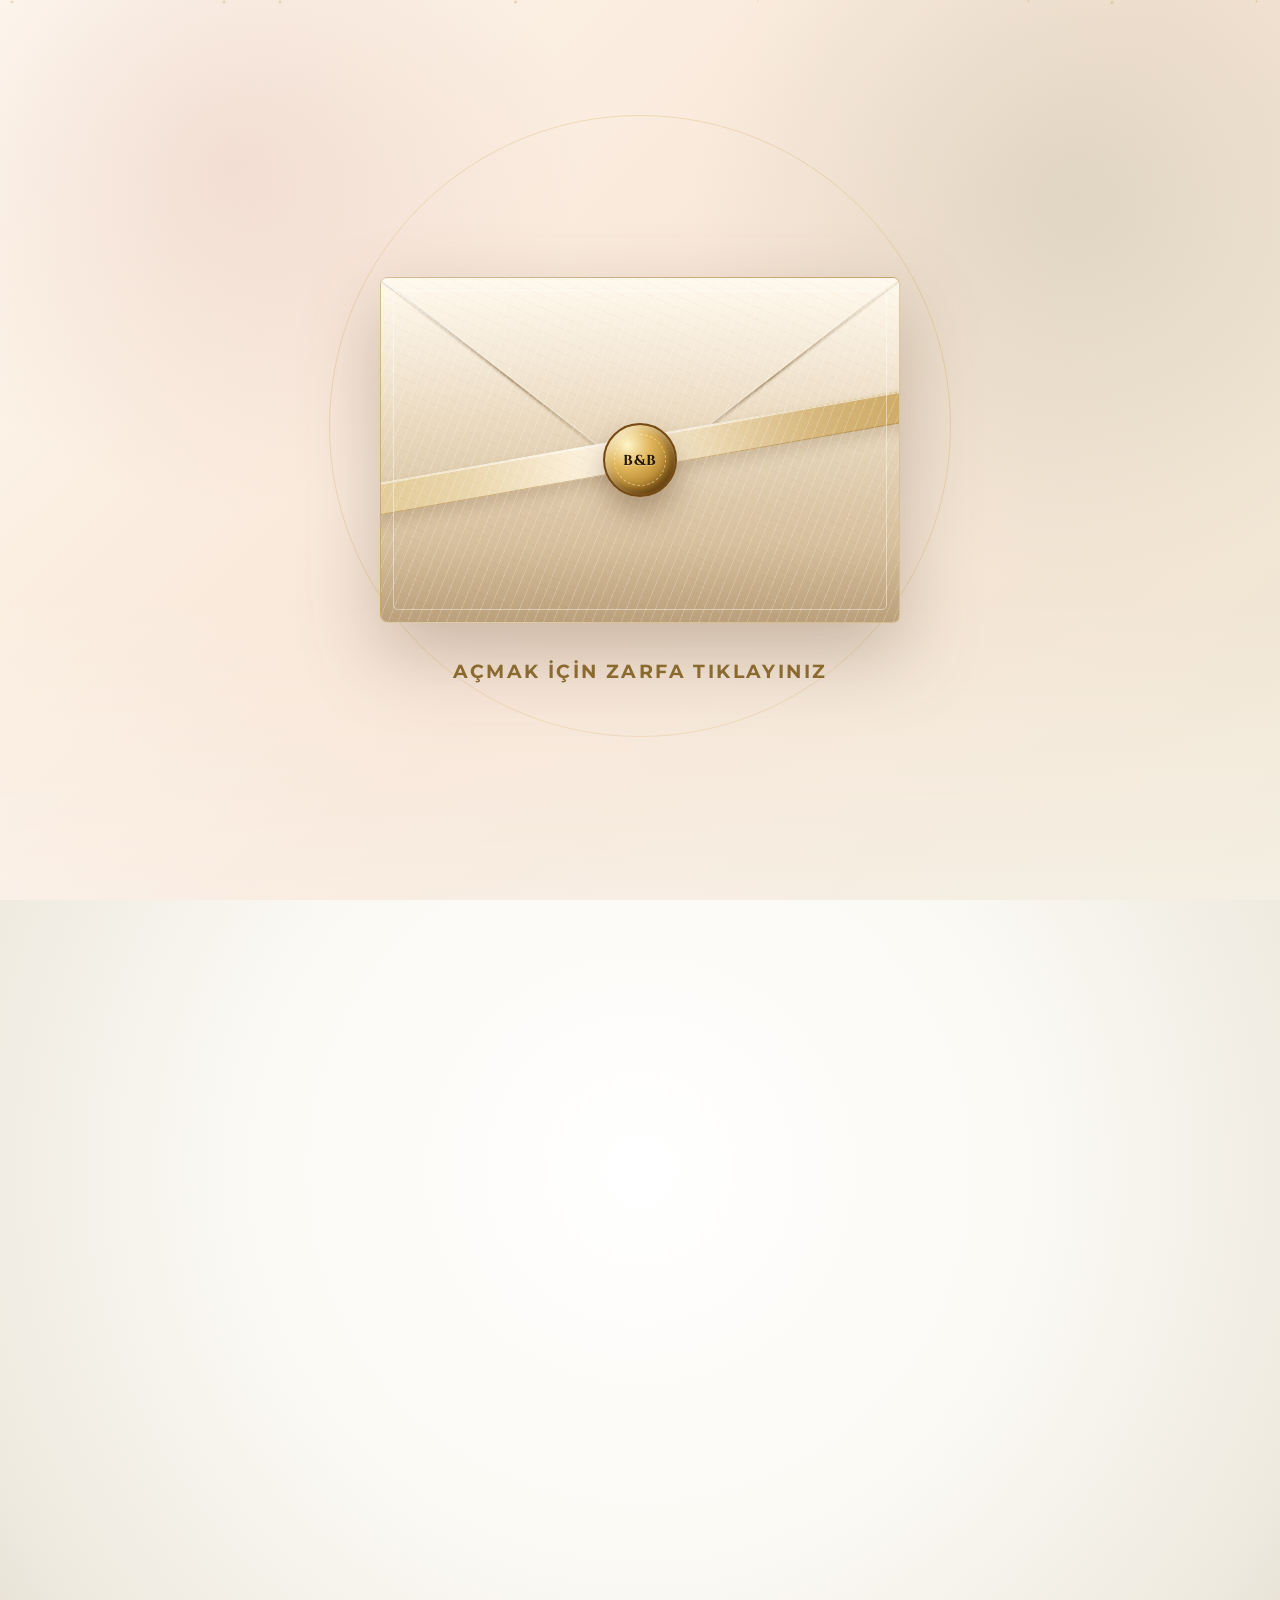
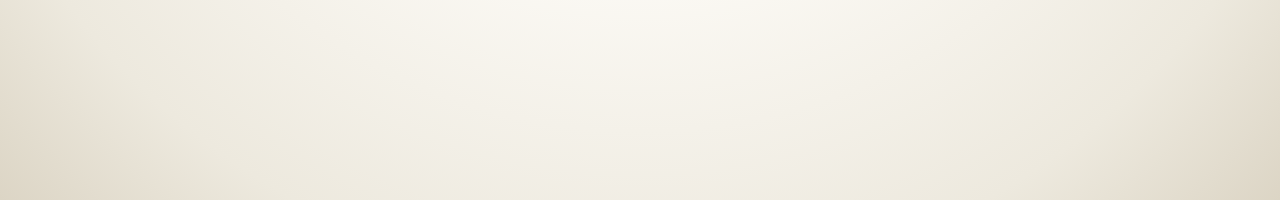
<file: index.html>
<!DOCTYPE html>
<html lang="tr">
<head>
    <meta charset="UTF-8">
    <meta name="viewport" content="width=device-width, initial-scale=1.0">
    <title>Buğra & Büşra - Düğün Davetiyesi</title>
    <meta name="description" content="23 Ağustos 2026 Pazar günü saat 19:00'da gerçekleşecek düğünümüzde sizleri de aramızda görmekten mutluluk duyarız.">
    <meta property="og:type" content="website">
    <meta property="og:url" content="https://bugrabusra.vercel.app/">
    <meta property="og:site_name" content="Buğra & Büşra">
    <meta property="og:title" content="Buğra & Büşra • Düğün Davetiyesi">
    <meta property="og:description" content="23 Ağustos 2026 Pazar günü saat 19:00'da gerçekleşecek düğünümüzde sizleri de aramızda görmekten mutluluk duyarız.">
    <meta property="og:image" content="https://bugrabusra.vercel.app/images/social-preview.png?v=3">
    <meta property="og:image:secure_url" content="https://bugrabusra.vercel.app/images/social-preview.png?v=3">
    <meta property="og:image:width" content="1200">
    <meta property="og:image:height" content="630">
    <meta property="og:image:alt" content="Buğra ve Büşra düğün davetiyesi">
    <meta name="twitter:card" content="summary_large_image">
    <meta name="twitter:title" content="Buğra & Büşra • Düğün Davetiyesi">
    <meta name="twitter:description" content="23 Ağustos 2026 Pazar günü saat 19:00'da gerçekleşecek düğünümüzde sizleri de aramızda görmekten mutluluk duyarız.">
    <meta name="twitter:image" content="https://bugrabusra.vercel.app/images/social-preview.png?v=3">
    <link rel="image_src" href="https://bugrabusra.vercel.app/images/social-preview.png?v=3">
    <link rel="preconnect" href="https://fonts.googleapis.com">
    <link rel="preconnect" href="https://fonts.gstatic.com" crossorigin>
    <link href="https://fonts.googleapis.com/css2?family=Cinzel:wght@400;600;700&family=Pinyon+Script&family=Montserrat:wght@300;400;500;600&display=swap" rel="stylesheet">
    <link rel="stylesheet" href="style.css">
</head>
<body>
    <div class="particles" id="particles"></div>

    <main class="page-shell" id="pageShell">
        <section class="screen intro-screen" aria-label="Zarf açılış ekranı">
            <button class="envelope-wrapper" id="envelopeWrapper" type="button" aria-label="Davetiye zarfını aç">
                <span class="envelope">
                    <span class="back-paper"></span>
                    <span class="top-flap"></span>
                    <span class="side-flaps"></span>
                    <span class="front-flap"></span>
                    <span class="gold-string" aria-hidden="true"></span>
                    <span class="bow-ribbon" aria-hidden="true"></span>
                    <span class="gold-seal"><span>B&B</span></span>
                </span>
            </button>

            <p class="hint-text" id="hintText">Açmak için zarfa tıklayınız</p>
        </section>

        <section class="screen invitation-screen" aria-label="Düğün davetiyesi">
            <div class="invitation-scroll" id="invitationScroll">
                <div class="white-velvet-wave white-velvet-wave-1"></div>
                <div class="white-velvet-wave white-velvet-wave-2"></div>
                <div class="pearl p1"></div>
                <div class="pearl p2"></div>
                <div class="pearl p3"></div>
                <div class="pearl p4"></div>
                <div class="pearl p5"></div>
                <div class="pearl p6"></div>

                <section class="page-section" aria-label="Davet bilgisi">
                    <div class="card-wrapper">
                        <article class="premium-card">
                            <span class="card-corner tl"></span><span class="card-corner tr"></span><span class="card-corner bl"></span><span class="card-corner br"></span>
                            <span class="inner-frame"></span>
                            <div class="royal-crest">✦</div>
                            <p class="premium-title">Düğün Davetiyesi</p>
                            <h1 class="couple-names">Büşra <span class="ampersand">&</span> Buğra</h1>
                            <div class="ornate-divider">❦</div>
                            <p class="details">Hayatlarımızı birleştireceğimiz bu özel günde, sizleri de aramızda görmekten mutluluk duyarız.</p>
                            <p class="date-box">23 AĞUSTOS 2026 • SAAT 19:00</p>
                            <div class="countdown-container" aria-label="Düğüne kalan süre">
                                <div class="countdown-box"><span class="countdown-number" id="days">00</span><span class="countdown-label">Gün</span></div>
                                <div class="countdown-box"><span class="countdown-number" id="hours">00</span><span class="countdown-label">Saat</span></div>
                                <div class="countdown-box"><span class="countdown-number" id="minutes">00</span><span class="countdown-label">Dakika</span></div>
                            </div>
                            <button class="scroll-hint-down" type="button" data-scroll-next>Konum bilgisi için aşağı kaydırın ↓</button>
                        </article>
                    </div>
                </section>

                <section class="page-section" aria-label="Konum bilgileri">
                    <div class="card-wrapper">
                        <article class="premium-card">
                            <span class="card-corner tl"></span><span class="card-corner tr"></span><span class="card-corner bl"></span><span class="card-corner br"></span>
                            <span class="inner-frame"></span>
                            <div class="royal-crest">⌖</div>
                            <p class="premium-title">Ulaşım & Konum Bilgileri</p>
                            <p class="address-text"><strong>Düğün Salonumuz</strong><br>Beyaz Bahçe Kır Düğün Salonu<br>Şehit Ömer Halis Demir Bulvarı No:142, Altındağ/Ankara</p>
                            <div class="map-wrapper">
                                <iframe title="Düğün konumu" src="https://www.google.com/maps?q=Beyaz%20Bah%C3%A7e%20D%C3%BC%C4%9F%C3%BCn%20Salonu%20Alt%C4%B1nda%C4%9F%20Ankara&output=embed" allowfullscreen="" loading="lazy" referrerpolicy="no-referrer-when-downgrade"></iframe>
                            </div>
                            <div class="split-action-section">
                                <div class="split-action-info">
                                    <span class="action-title">Yol Tarifi Al</span>
                                    <p class="action-desc">Navigasyon uygulamanız ile adrese kolayca ulaşmak için haritayı telefonunuzda açabilirsiniz.</p>
                                </div>
                                <a href="https://maps.google.com/?q=Beyaz%20Bah%C3%A7e%20D%C3%BC%C4%9F%C3%BCn%20Salonu%20Alt%C4%B1nda%C4%9F%20Ankara" target="_blank" rel="noopener noreferrer" class="premium-btn">Haritada Aç</a>
                            </div>
                            <button class="scroll-hint-down" type="button" data-scroll-next>Fotoğraflar için aşağı kaydırın ↓</button>
                        </article>
                    </div>
                </section>

                <section class="page-section" aria-label="Fotoğraf galerisi">
                    <div class="card-wrapper">
                        <article class="premium-card">
                            <span class="card-corner tl"></span><span class="card-corner tr"></span><span class="card-corner bl"></span><span class="card-corner br"></span>
                            <span class="inner-frame"></span>
                            <div class="royal-crest">✨</div>
                            <p class="premium-title">Mutluluğumuzdan Kareler</p>
                            <div class="gallery-container">
                                <div class="photo-frame">
                                    <img src="images/photo-3.jpeg" alt="Fotoğraf 1" onerror="this.src='https://placehold.co/600x400/fffaf1/4a0209?text=Fotoğraf+1'">
                                </div>
                                <div class="photo-frame">
                                    <img src="images/photo-2.jpg" alt="Fotoğraf 2" onerror="this.src='https://placehold.co/600x400/fffaf1/4a0209?text=Fotoğraf+2'">
                                </div>
                            </div>
                            <div class="split-action-section">
                                <div class="split-action-info">
                                    <span class="action-title">Anılarınızı Bizimle Paylaşın</span>
                                    <p class="action-desc">Düğün karelerinizi ortak albüm alanımıza yükleyebilirsiniz.</p>
                                </div>
                                <a href="https://photos.app.goo.gl/CWdweYAPSkmeGJVa7" target="_blank" rel="noopener noreferrer" class="premium-btn">Fotoğraf Yükle</a>
                            </div>
                        </article>
                    </div>
                </section>
            </div>
        </section>
    </main>

    <script src="script.js"></script>
</body>
</html>
</file>
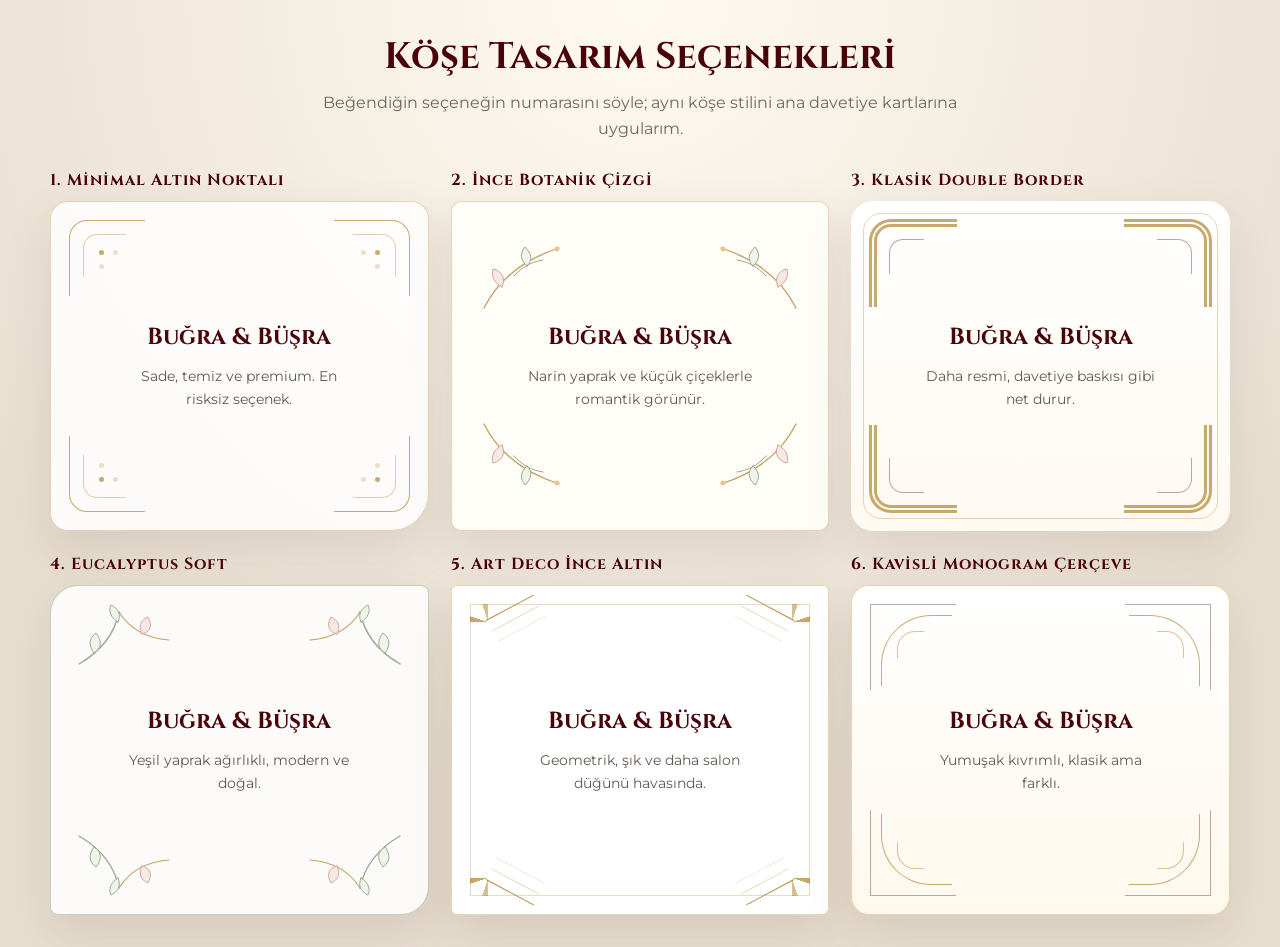
<file: corner-options.html>
<!DOCTYPE html>
<html lang="tr">
<head>
    <meta charset="UTF-8">
    <meta name="viewport" content="width=device-width, initial-scale=1.0">
    <title>Köşe Tasarım Seçenekleri</title>
    <link href="https://fonts.googleapis.com/css2?family=Cinzel:wght@500;700&family=Montserrat:wght@400;500;600&display=swap" rel="stylesheet">
    <style>
        * { box-sizing: border-box; }
        body {
            margin: 0;
            min-height: 100vh;
            font-family: Montserrat, sans-serif;
            background: radial-gradient(circle at top, #fffaf1, #e8ded0 70%);
            color: #2d2520;
            padding: 32px 18px;
        }
        h1 {
            margin: 0 auto 8px;
            text-align: center;
            font-family: Cinzel, serif;
            font-size: clamp(1.4rem, 4vw, 2.3rem);
            color: #4a0209;
        }
        .lead {
            text-align: center;
            max-width: 680px;
            margin: 0 auto 28px;
            color: #6f665d;
            line-height: 1.6;
        }
        .grid {
            max-width: 1180px;
            margin: 0 auto;
            display: grid;
            grid-template-columns: repeat(auto-fit, minmax(280px, 1fr));
            gap: 22px;
        }
        .option {
            display: grid;
            gap: 10px;
        }
        .label {
            font-family: Cinzel, serif;
            font-weight: 700;
            color: #4a0209;
            letter-spacing: 1px;
        }
        .card {
            position: relative;
            min-height: 330px;
            display: grid;
            place-items: center;
            text-align: center;
            padding: 48px 32px;
            background: rgba(255,255,255,.86);
            border: 1px solid rgba(179,137,56,.35);
            box-shadow: 0 18px 46px rgba(84,69,52,.13);
            overflow: hidden;
        }
        .card h2 {
            margin: 0;
            font-family: Cinzel, serif;
            color: #4a0209;
            font-size: 1.45rem;
        }
        .card p { max-width: 230px; margin: 12px auto 0; line-height: 1.6; color: #62584f; font-size: .9rem; }
        .corner, .corner::before, .corner::after { position: absolute; content: ""; pointer-events: none; }
        .tl { top: 18px; left: 18px; }
        .tr { top: 18px; right: 18px; transform: scaleX(-1); }
        .bl { bottom: 18px; left: 18px; transform: scaleY(-1); }
        .br { bottom: 18px; right: 18px; transform: scale(-1); }

        .o1 .card { border-radius: 18px 18px 38px 18px; }
        .o1 .corner { width: 76px; height: 76px; border-top: 1px solid #b38938; border-left: 1px solid #b38938; border-top-left-radius: 18px; opacity: .72; }
        .o1 .corner::before { width: 42px; height: 42px; left: 13px; top: 13px; border-top: 1px solid rgba(179,137,56,.55); border-left: 1px solid rgba(179,137,56,.55); border-top-left-radius: 14px; }
        .o1 .corner::after { width: 5px; height: 5px; left: 29px; top: 29px; border-radius: 50%; background: #b38938; box-shadow: 14px 0 rgba(179,137,56,.35), 0 14px rgba(179,137,56,.35); }

        .o2 .card { border-radius: 10px; background: #fffdf8; }
        .o2 .corner { width: 112px; height: 112px; opacity: .8; background: no-repeat center/contain url("data:image/svg+xml,%3Csvg width='112' height='112' viewBox='0 0 112 112' xmlns='http://www.w3.org/2000/svg'%3E%3Cg fill='none' stroke-linecap='round'%3E%3Cpath d='M14 88 C28 60 52 40 89 28' stroke='%23b38938' stroke-width='1.3'/%3E%3Cpath d='M32 67 C24 63 21 56 23 49 C32 51 36 58 32 67Z' fill='%23f4e4df' stroke='%23c98f86'/%3E%3Cpath d='M57 46 C50 40 50 33 55 27 C62 34 63 40 57 46Z' fill='%23edf3e8' stroke='%237f9475'/%3E%3Cpath d='M44 56 C52 47 61 42 73 40' stroke='%237f9475' stroke-width='1'/%3E%3Ccircle cx='87' cy='29' r='2.4' fill='%23dfb76c'/%3E%3C/g%3E%3C/svg%3E"); }

        .o3 .card { border: 0; border-radius: 22px; background: linear-gradient(#fff, #fffaf2); }
        .o3 .card::before { content: ""; position: absolute; inset: 12px; border: 1px solid rgba(179,137,56,.35); border-radius: 18px; }
        .o3 .corner { width: 88px; height: 88px; }
        .o3 .corner::before { inset: 0; border-top: 8px double rgba(179,137,56,.72); border-left: 8px double rgba(179,137,56,.72); border-top-left-radius: 22px; }
        .o3 .corner::after { width: 34px; height: 34px; left: 20px; top: 20px; border-top: 1px solid rgba(74,2,9,.35); border-left: 1px solid rgba(74,2,9,.35); border-top-left-radius: 14px; }

        .o4 .card { border-radius: 28px 8px 28px 8px; border-color: rgba(127,148,117,.45); }
        .o4 .corner { width: 120px; height: 72px; opacity: .78; background: no-repeat center/contain url("data:image/svg+xml,%3Csvg width='120' height='72' viewBox='0 0 120 72' xmlns='http://www.w3.org/2000/svg'%3E%3Cg fill='none' stroke-linecap='round' stroke-linejoin='round'%3E%3Cpath d='M10 60 C34 46 46 28 50 8' stroke='%237f9475' stroke-width='1.4'/%3E%3Cpath d='M50 8 C60 24 75 34 100 36' stroke='%23b38938' stroke-width='1.1'/%3E%3Cpath d='M25 49 C19 41 20 34 27 29 C34 38 32 45 25 49Z' fill='%23eef3e7' stroke='%237f9475'/%3E%3Cpath d='M49 18 C42 14 39 7 42 1 C50 5 52 11 49 18Z' fill='%23eef3e7' stroke='%237f9475'/%3E%3Cpath d='M73 30 C69 22 72 16 79 13 C84 22 81 28 73 30Z' fill='%23f4e4df' stroke='%23c98f86'/%3E%3C/g%3E%3C/svg%3E"); }

        .o5 .card { border-radius: 6px; background: #fff; }
        .o5 .card::before { content:""; position:absolute; inset:18px; border: 1px solid rgba(179,137,56,.3); }
        .o5 .corner { width: 92px; height: 92px; }
        .o5 .corner::before { inset: 0; background: conic-gradient(from 270deg at 18px 18px, rgba(179,137,56,.75) 0 18deg, transparent 18deg 72deg, rgba(179,137,56,.55) 72deg 90deg, transparent 90deg); }
        .o5 .corner::after { width: 54px; height: 1px; left: 16px; top: 16px; background: #b38938; box-shadow: 0 12px rgba(179,137,56,.28), 0 24px rgba(179,137,56,.18); transform: rotate(-28deg); transform-origin: left center; }

        .o6 .card { border-radius: 18px; background: linear-gradient(180deg, #ffffff, #fff8ed); }
        .o6 .corner { width: 86px; height: 86px; border-top: 1px solid rgba(74,2,9,.35); border-left: 1px solid rgba(74,2,9,.35); }
        .o6 .corner::before { width: 70px; height: 70px; left: 10px; top: 10px; border-top: 1px solid rgba(179,137,56,.7); border-left: 1px solid rgba(179,137,56,.7); border-top-left-radius: 50px; }
        .o6 .corner::after { width: 26px; height: 26px; left: 26px; top: 26px; border: 1px solid rgba(179,137,56,.5); border-right: 0; border-bottom: 0; border-radius: 18px 0 0 0; }
    </style>
</head>
<body>
    <h1>Köşe Tasarım Seçenekleri</h1>
    <p class="lead">Beğendiğin seçeneğin numarasını söyle; aynı köşe stilini ana davetiye kartlarına uygularım.</p>
    <div class="grid">
        <div class="option o1"><div class="label">1. Minimal Altın Noktalı</div><div class="card"><span class="corner tl"></span><span class="corner tr"></span><span class="corner bl"></span><span class="corner br"></span><div><h2>Buğra & Büşra</h2><p>Sade, temiz ve premium. En risksiz seçenek.</p></div></div></div>
        <div class="option o2"><div class="label">2. İnce Botanik Çizgi</div><div class="card"><span class="corner tl"></span><span class="corner tr"></span><span class="corner bl"></span><span class="corner br"></span><div><h2>Buğra & Büşra</h2><p>Narin yaprak ve küçük çiçeklerle romantik görünür.</p></div></div></div>
        <div class="option o3"><div class="label">3. Klasik Double Border</div><div class="card"><span class="corner tl"></span><span class="corner tr"></span><span class="corner bl"></span><span class="corner br"></span><div><h2>Buğra & Büşra</h2><p>Daha resmi, davetiye baskısı gibi net durur.</p></div></div></div>
        <div class="option o4"><div class="label">4. Eucalyptus Soft</div><div class="card"><span class="corner tl"></span><span class="corner tr"></span><span class="corner bl"></span><span class="corner br"></span><div><h2>Buğra & Büşra</h2><p>Yeşil yaprak ağırlıklı, modern ve doğal.</p></div></div></div>
        <div class="option o5"><div class="label">5. Art Deco İnce Altın</div><div class="card"><span class="corner tl"></span><span class="corner tr"></span><span class="corner bl"></span><span class="corner br"></span><div><h2>Buğra & Büşra</h2><p>Geometrik, şık ve daha salon düğünü havasında.</p></div></div></div>
        <div class="option o6"><div class="label">6. Kavisli Monogram Çerçeve</div><div class="card"><span class="corner tl"></span><span class="corner tr"></span><span class="corner bl"></span><span class="corner br"></span><div><h2>Buğra & Büşra</h2><p>Yumuşak kıvrımlı, klasik ama farklı.</p></div></div></div>
    </div>
</body>
</html>
</file>
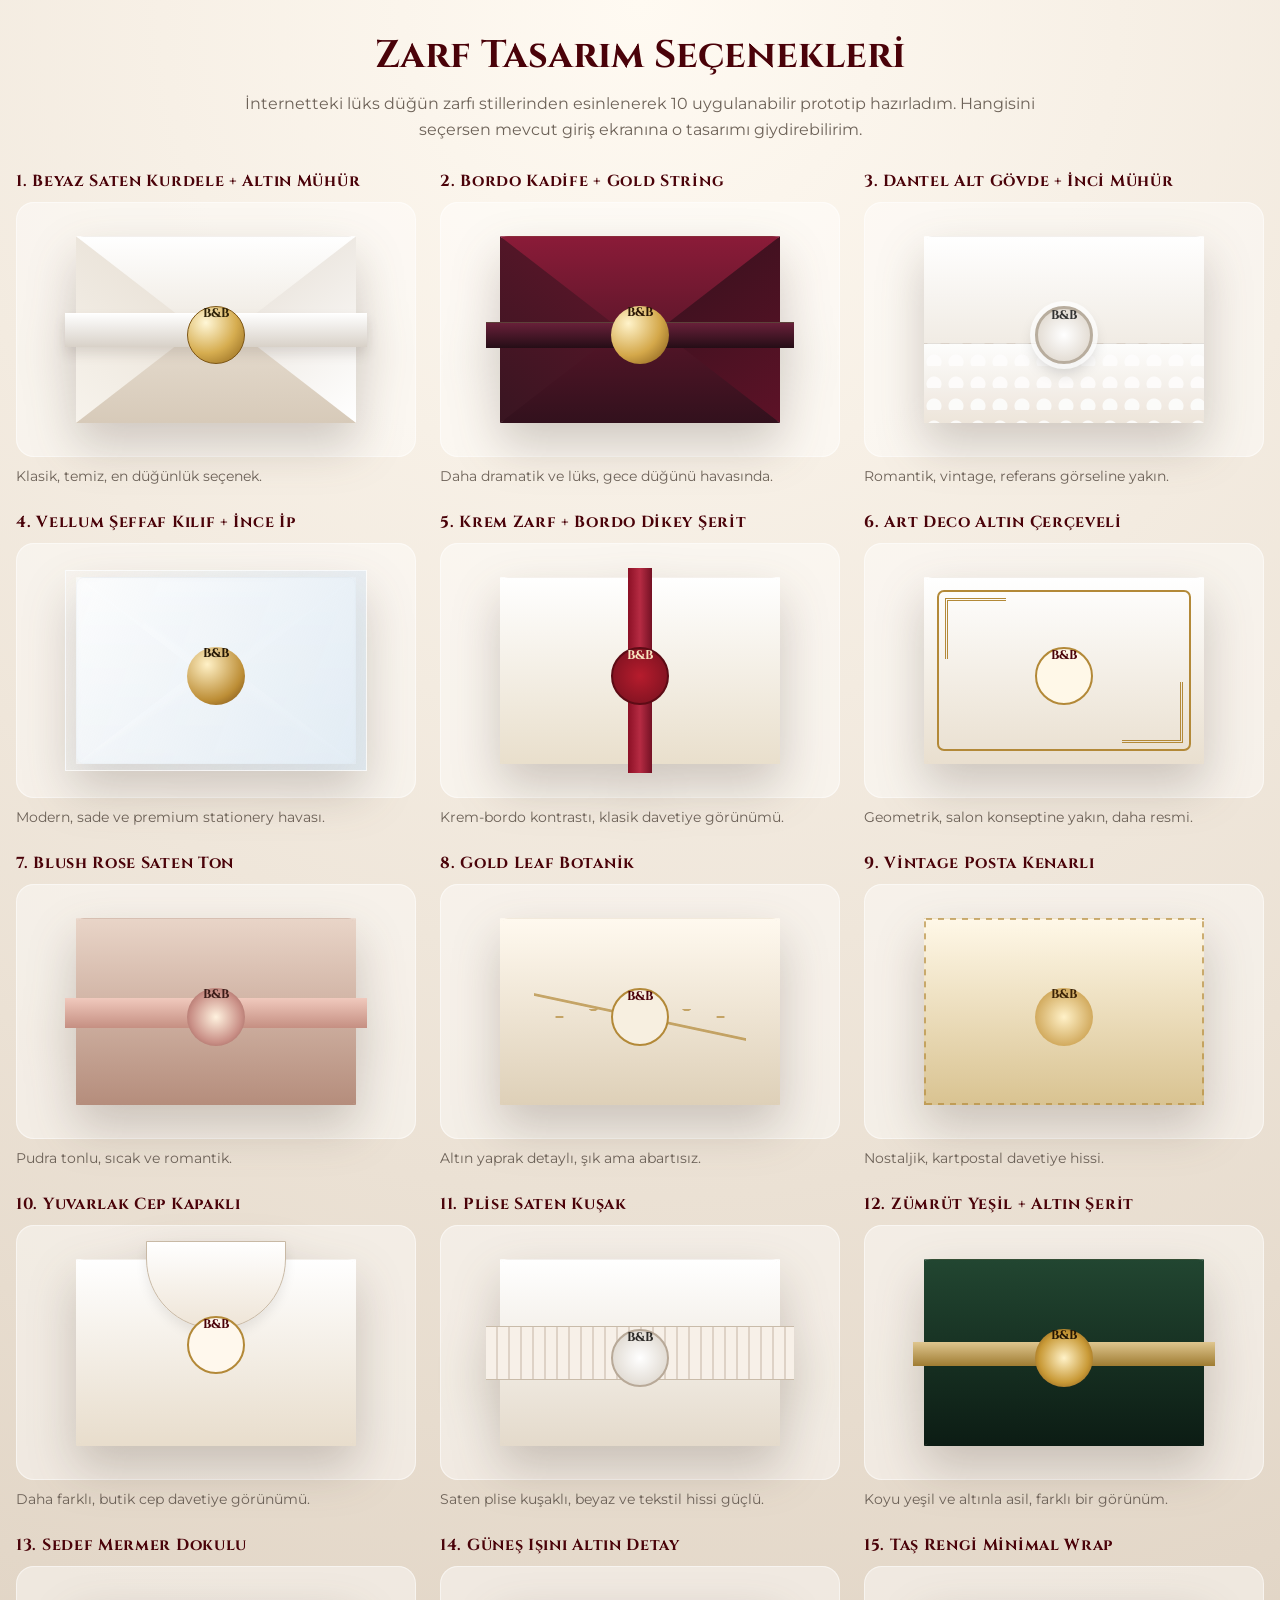
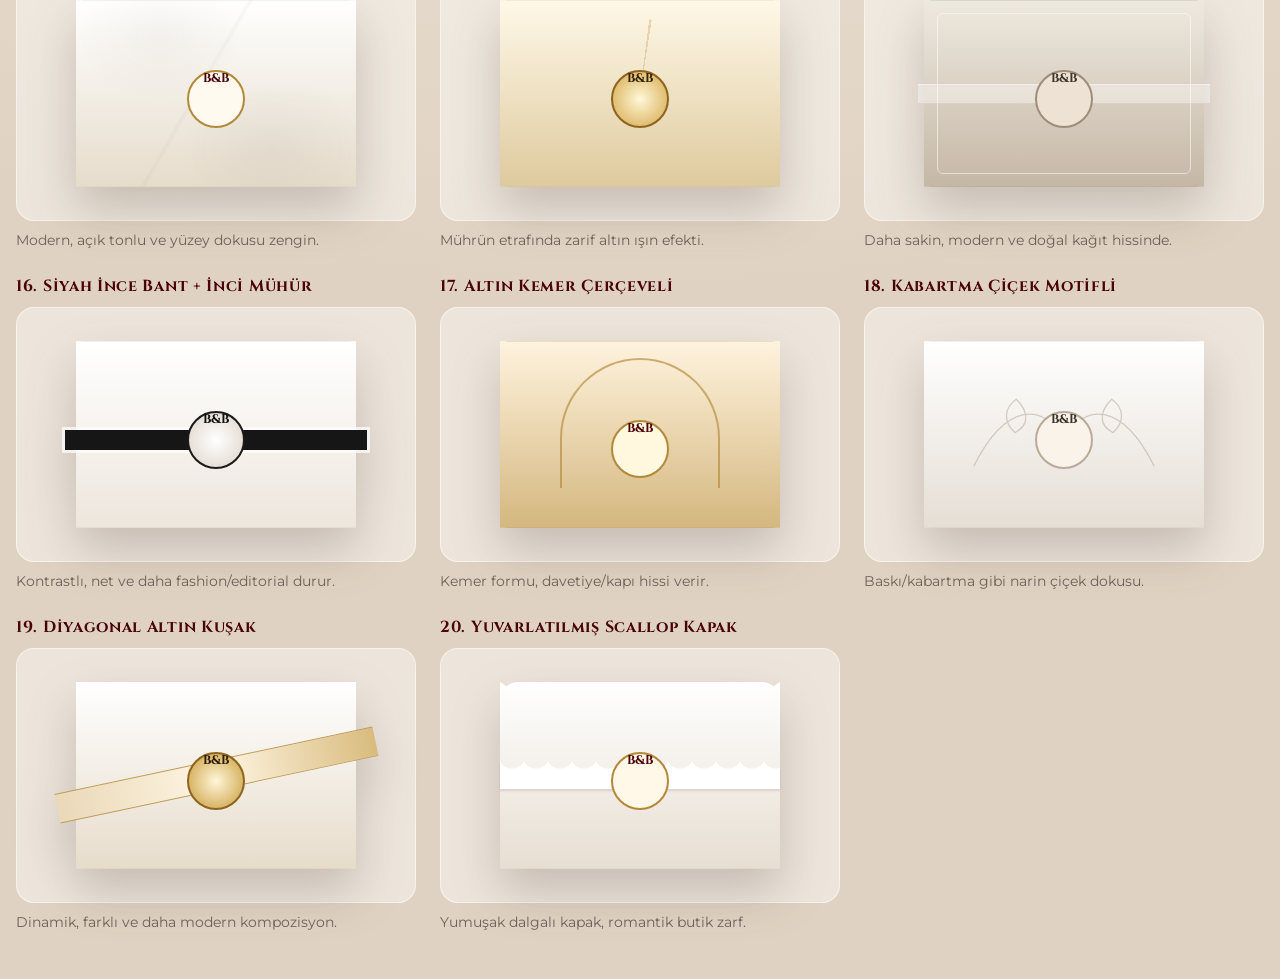
<file: envelope-options.html>
<!DOCTYPE html>
<html lang="tr">
<head>
    <meta charset="UTF-8">
    <meta name="viewport" content="width=device-width, initial-scale=1.0">
    <title>Zarf Tasarım Seçenekleri</title>
    <link href="https://fonts.googleapis.com/css2?family=Cinzel:wght@500;700&family=Montserrat:wght@400;500;600&display=swap" rel="stylesheet">
    <style>
        * { box-sizing: border-box; }
        body {
            margin: 0;
            min-height: 100vh;
            font-family: Montserrat, sans-serif;
            background: radial-gradient(circle at top, #fffaf2, #dfd2c2 72%);
            color: #2f2924;
            padding: 30px 16px 46px;
        }
        h1 { margin: 0; text-align: center; font-family: Cinzel, serif; color: #4a0209; font-size: clamp(1.45rem, 4vw, 2.4rem); }
        .lead { max-width: 820px; margin: 10px auto 28px; text-align: center; color: #6d6258; line-height: 1.6; }
        .grid { max-width: 1280px; margin: 0 auto; display: grid; grid-template-columns: repeat(auto-fit, minmax(310px, 1fr)); gap: 24px; }
        .option { display: grid; gap: 10px; }
        .label { font-family: Cinzel, serif; font-weight: 700; color: #4a0209; letter-spacing: .7px; }
        .note { color: #6d6258; font-size: .86rem; line-height: 1.45; }
        .stage { min-height: 255px; display: grid; place-items: center; padding: 28px; border-radius: 18px; background: rgba(255,255,255,.42); box-shadow: inset 0 0 0 1px rgba(255,255,255,.5); }
        .env { position: relative; width: min(280px, 82vw); aspect-ratio: 3/2; filter: drop-shadow(0 22px 24px rgba(70,55,42,.24)); }
        .env > span { position: absolute; display: block; }
        .base { inset: 0; overflow: hidden; border-radius: 8px; }
        .left, .right, .bottom, .top { inset: 0; }
        .left { clip-path: polygon(0 0, 50% 50%, 0 100%); }
        .right { clip-path: polygon(100% 0, 50% 50%, 100% 100%); }
        .bottom { clip-path: polygon(0 100%, 50% 42%, 100% 100%); }
        .top { clip-path: polygon(0 0, 100% 0, 50% 58%); }
        .seal { left: 50%; top: 53%; transform: translate(-50%,-50%); width: 58px; height: 58px; border-radius: 50%; display: grid; place-items: center; font-family: Cinzel, serif; font-weight: 700; font-size: .78rem; z-index: 8; }
        .ribbon { z-index: 6; }
        .string { z-index: 6; }

        .o1 .base { background: linear-gradient(145deg,#fff,#eee7dc); border: 1px solid #cfc4b8; }
        .o1 .left { background: linear-gradient(40deg,#f7f3ec,#ded4c7); }
        .o1 .right { background: linear-gradient(-40deg,#fff,#d8cdbf); }
        .o1 .bottom { background: linear-gradient(#f4eee5,#d7cab9); }
        .o1 .top { background: linear-gradient(#fff,#ded3c2); filter: drop-shadow(0 4px 5px rgba(0,0,0,.08)); }
        .o1 .ribbon { left: -4%; right: -4%; top: 50%; height: 34px; transform: translateY(-50%); background: linear-gradient(#fff,#d8d1c8); box-shadow: inset 0 1px rgba(255,255,255,.8), 0 7px 12px rgba(80,70,60,.15); }
        .o1 .seal { background: radial-gradient(circle at 32% 28%,#fff7d7,#d6ad50 55%,#8b6118); border: 1px solid #7c5514; color:#2d2108; }

        .o2 .base { background: linear-gradient(145deg,#74162f,#2b101b); border: 1px solid rgba(222,183,108,.45); }
        .o2 .left { background: linear-gradient(40deg,#381521,#74162f); }
        .o2 .right { background: linear-gradient(-40deg,#5d1227,#221018); }
        .o2 .bottom { background: linear-gradient(#7a1933,#32111d); }
        .o2 .top { background: linear-gradient(#8b1b38,#35131f); }
        .o2 .ribbon { left: -5%; right: -5%; top: 53%; height: 26px; transform: translateY(-50%); background: linear-gradient(#682039,#250d16); border-top: 1px solid rgba(255,220,160,.25); }
        .o2 .seal { background: radial-gradient(circle at 30% 30%,#fff3ca,#d4a84a 56%,#7b5214); color:#2a1605; }
        .o2 .string::before,.o2 .string::after { content:""; position:absolute; top:0; bottom:0; width:1px; background:#d8b45d; left:50%; transform:rotate(25deg); transform-origin:center; }
        .o2 .string::after { transform:rotate(-25deg); }

        .o3 .base { background:#fffaf1; border:1px solid #cfc4b8; }
        .o3 .left,.o3 .right,.o3 .bottom,.o3 .top { background: linear-gradient(#fff,#e6ddd0); }
        .o3 .lace { left: 0; right: 0; bottom: 0; height: 43%; z-index: 6; background: radial-gradient(circle at 10px 18px,rgba(255,255,255,.95) 0 7px,transparent 8px) 0 0/22px 22px repeat, linear-gradient(#fff,#eee6dc); opacity:.9; border-top:1px solid rgba(180,170,160,.4); }
        .o3 .seal { background: radial-gradient(circle,#fff,#d9d0c4); border: 3px solid #b8ad9e; box-shadow: 0 0 0 5px rgba(255,255,255,.75), 0 8px 16px rgba(0,0,0,.18); color:#333; }

        .o4 .base { background: linear-gradient(#fbfbfb,#e9eef2); border:1px solid #cfd7dd; }
        .o4 .left,.o4 .right,.o4 .bottom,.o4 .top { background: rgba(255,255,255,.55); backdrop-filter: blur(2px); }
        .o4 .vellum { inset: -4%; z-index: 5; background: linear-gradient(110deg,rgba(255,255,255,.2),rgba(218,231,242,.72)); border:1px solid rgba(255,255,255,.7); }
        .o4 .string::before,.o4 .string::after { content:""; position:absolute; left:-6%; right:-6%; top:51%; height:1px; background:#c49a49; transform:rotate(10deg); }
        .o4 .string::after { transform:rotate(-10deg); }
        .o4 .seal { background: radial-gradient(circle at 35% 30%,#fff1c7,#bd8e36 65%,#6c4210); color:#241706; }

        .o5 .base { background: #fffdf8; border: 1px solid #d6c9b5; }
        .o5 .left,.o5 .right,.o5 .bottom,.o5 .top { background: linear-gradient(#fff,#e9dfcc); }
        .o5 .ribbon { left: 50%; top: -5%; bottom: -5%; width: 24px; transform: translateX(-50%); background: linear-gradient(90deg,#8b1025,#b62b43,#741124); }
        .o5 .seal { background: radial-gradient(circle,#b61c2d,#74101e); color:#f8e5c0; border: 2px solid #5d0b15; }

        .o6 .base { background: #fffdf8; border:1px solid #cbbda8; }
        .o6 .left,.o6 .right,.o6 .bottom,.o6 .top { background: linear-gradient(#fff,#e9dfcf); }
        .o6 .deco { inset: 13px; z-index: 6; border: 2px solid #b38938; border-radius: 7px; }
        .o6 .deco::before,.o6 .deco::after { content:""; position:absolute; width:58px; height:58px; border-top:3px double #b38938; border-left:3px double #b38938; }
        .o6 .deco::before { top:6px; left:6px; } .o6 .deco::after { right:6px; bottom:6px; transform:rotate(180deg); }
        .o6 .seal { background:#fff8e8; border:2px solid #b38938; color:#4a0209; }

        .o7 .base { background: linear-gradient(145deg,#efe1d6,#b99485); border:1px solid #a07d6f; }
        .o7 .left,.o7 .right,.o7 .bottom,.o7 .top { background: linear-gradient(#e9d5c8,#b58d7c); }
        .o7 .ribbon { left:-4%; right:-4%; top:51%; height:30px; transform:translateY(-50%); background: linear-gradient(#f0c9bd,#c58f82); }
        .o7 .seal { background: radial-gradient(circle,#fff2df,#c98f86 62%,#8b514a); color:#3c1d19; }

        .o8 .base { background: #f8f2e8; border:1px solid #cabb9f; }
        .o8 .left,.o8 .right,.o8 .bottom,.o8 .top { background: linear-gradient(#fff9ef,#ded0b8); }
        .o8 .leaf { left: 12%; right: 12%; top: 40%; height: 48px; z-index: 6; background: radial-gradient(ellipse at 12% 50%,#b38938 0 5px,transparent 6px), radial-gradient(ellipse at 28% 35%,#b38938 0 4px,transparent 5px), radial-gradient(ellipse at 72% 35%,#b38938 0 4px,transparent 5px), radial-gradient(ellipse at 88% 50%,#b38938 0 5px,transparent 6px), linear-gradient(12deg,transparent 48%,#b38938 49% 51%,transparent 52%); opacity:.7; }
        .o8 .seal { background:#f7efe0; border:2px solid #b38938; color:#4a0209; }

        .o9 .base { background: #f7f0df; border:1px solid #bda676; border-radius: 0; }
        .o9 .left,.o9 .right,.o9 .bottom,.o9 .top { background: linear-gradient(#fff8e8,#d9c391); }
        .o9 .edge { inset: 0; z-index: 7; background: linear-gradient(90deg,#b38938 50%,transparent 0) top/12px 2px repeat-x, linear-gradient(#b38938 50%,transparent 0) left/2px 12px repeat-y, linear-gradient(90deg,#b38938 50%,transparent 0) bottom/12px 2px repeat-x, linear-gradient(#b38938 50%,transparent 0) right/2px 12px repeat-y; opacity:.65; }
        .o9 .seal { background: radial-gradient(circle,#fff1c8,#bf8d32); color:#3b2307; }

        .o10 .base { background: #fffdf7; border:1px solid #cfc0aa; }
        .o10 .left,.o10 .right,.o10 .bottom,.o10 .top { background: linear-gradient(#fff,#e8ddcc); }
        .o10 .fold { left: 50%; top: -18px; width: 140px; height: 88px; transform: translateX(-50%); z-index: 7; background: linear-gradient(#fff,#eee4d6); border:1px solid #c8b9a5; border-radius: 0 0 70px 70px; box-shadow: 0 6px 12px rgba(0,0,0,.08); }
        .o10 .seal { top: 46%; background:#fff8ed; border:2px solid #b38938; color:#4a0209; }
        .seal { align-items: center; justify-content: center; line-height: 1; text-align: center; padding-top: 1px; }

        .o11 .base { background: linear-gradient(145deg,#ffffff,#e9e2d7); border:1px solid #cec2b3; }
        .o11 .left,.o11 .right,.o11 .bottom,.o11 .top { background: linear-gradient(#fff,#e4dacb); }
        .o11 .band { left:-5%; right:-5%; top:50%; height:54px; transform:translateY(-50%); z-index:6; background: repeating-linear-gradient(90deg,#f7f0e8 0 10px,#ded2c6 10px 12px); border-top:1px solid #c9bba9; border-bottom:1px solid #c9bba9; }
        .o11 .seal { background: radial-gradient(circle,#fff,#d7cfc4); border:2px solid #b8a998; color:#2b2926; }

        .o12 .base { background: linear-gradient(145deg,#193326,#09140f); border:1px solid rgba(219,184,104,.45); }
        .o12 .left,.o12 .right,.o12 .bottom,.o12 .top { background: linear-gradient(#224631,#0c1c14); }
        .o12 .ribbon { left:-4%; right:-4%; top:51%; height:24px; transform:translateY(-50%); background:linear-gradient(#dfc68f,#9f7c32); z-index:6; }
        .o12 .seal { background: radial-gradient(circle,#fff2c8,#c99a37 60%,#6f4310); color:#241605; }

        .o13 .base { background: linear-gradient(145deg,#fff,#efe8dc); border:1px solid #d2c6b5; }
        .o13 .left,.o13 .right,.o13 .bottom,.o13 .top { background: linear-gradient(#fff,#e6dccb); }
        .o13 .marble { inset:0; z-index:5; opacity:.45; background: radial-gradient(ellipse at 30% 20%,rgba(160,150,140,.18),transparent 30%), radial-gradient(ellipse at 70% 80%,rgba(120,110,100,.16),transparent 34%), linear-gradient(120deg,transparent 0 44%,rgba(160,150,140,.16) 45%,transparent 46% 100%); }
        .o13 .seal { background:#fffaf0; border:2px solid #b38938; color:#4a0209; }

        .o14 .base { background:#fffaf0; border:1px solid #cfb98f; }
        .o14 .left,.o14 .right,.o14 .bottom,.o14 .top { background:linear-gradient(#fff8e8,#deca9e); }
        .o14 .sun { left:50%; top:50%; width:150px; height:150px; transform:translate(-50%,-50%); z-index:5; border-radius:50%; background:conic-gradient(from 0deg, transparent 0 7deg, rgba(179,137,56,.42) 7deg 9deg, transparent 9deg 16deg); opacity:.65; }
        .o14 .seal { background:radial-gradient(circle,#fff8d8,#d4a548); color:#352305; border:2px solid #8d651e; }

        .o15 .base { background: linear-gradient(145deg,#ece8df,#c7bcae); border:1px solid #a69887; }
        .o15 .left,.o15 .right,.o15 .bottom,.o15 .top { background:linear-gradient(#eee9df,#c5b7a6); }
        .o15 .wrap { inset:13px; z-index:6; border:1px solid rgba(255,255,255,.55); border-radius:6px; }
        .o15 .wrap::before { content:""; position:absolute; left:-20px; right:-20px; top:50%; height:18px; transform:translateY(-50%); background:rgba(255,255,255,.38); border-top:1px solid rgba(255,255,255,.45); border-bottom:1px solid rgba(160,150,140,.2); }
        .o15 .seal { background:#ede2d4; border:2px solid #9e8d7a; color:#3f362d; }

        .o16 .base { background:#fff; border:1px solid #d0c5b8; }
        .o16 .left,.o16 .right,.o16 .bottom,.o16 .top { background:linear-gradient(#fff,#ede6dd); }
        .o16 .blackband { left:-4%; right:-4%; top:53%; height:20px; transform:translateY(-50%); z-index:6; background:#161616; box-shadow:0 0 0 3px rgba(255,255,255,.7); }
        .o16 .seal { background:radial-gradient(circle,#ffffff,#dcd3c6); border:2px solid #1b1b1b; color:#111; }

        .o17 .base { background:linear-gradient(145deg,#f9f1e4,#d9c4a1); border:1px solid #b69b68; }
        .o17 .left,.o17 .right,.o17 .bottom,.o17 .top { background:linear-gradient(#fff3de,#d4b77f); }
        .o17 .arch { left:50%; top:9%; width:160px; height:130px; transform:translateX(-50%); z-index:6; border:2px solid rgba(179,137,56,.65); border-bottom:0; border-radius:90px 90px 0 0; }
        .o17 .seal { top:58%; background:#fff8df; border:2px solid #b38938; color:#4a0209; }

        .o18 .base { background:linear-gradient(145deg,#f7f4ef,#ded8cf); border:1px solid #c9bfb3; }
        .o18 .left,.o18 .right,.o18 .bottom,.o18 .top { background:linear-gradient(#fff,#e5ded5); }
        .o18 .pressed { inset:24px; z-index:6; opacity:.55; background:no-repeat center/contain url("data:image/svg+xml,%3Csvg width='180' height='90' viewBox='0 0 180 90' xmlns='http://www.w3.org/2000/svg'%3E%3Cg fill='none' stroke='%23b9aa9a' stroke-width='1'%3E%3Cpath d='M20 70 C45 20 75 20 90 50 C105 20 135 20 160 70'/%3E%3Cpath d='M52 44 C43 36 43 25 53 18 C63 28 63 38 52 44Z'/%3E%3Cpath d='M128 44 C117 38 117 28 127 18 C137 25 137 36 128 44Z'/%3E%3C/g%3E%3C/svg%3E"); }
        .o18 .seal { background:#f9f3e9; border:2px solid #b9aa9a; color:#3a332b; }

        .o19 .base { background:linear-gradient(145deg,#fff,#eee5d8); border:1px solid #cfbfa7; }
        .o19 .left,.o19 .right,.o19 .bottom,.o19 .top { background:linear-gradient(#fff,#e7dccb); }
        .o19 .diagonal { left:-8%; right:-8%; top:50%; height:30px; transform:translateY(-50%) rotate(-12deg); z-index:6; background:linear-gradient(90deg,#ead8b8,#fff6e4,#d9bb7d); border-top:1px solid #c09d57; border-bottom:1px solid #c09d57; }
        .o19 .seal { background:radial-gradient(circle,#fff6d8,#c99b38); border:2px solid #8d651e; color:#2d1d05; }

        .o20 .base { background:linear-gradient(145deg,#fff,#eae2d8); border:1px solid #cfc2b3; border-radius:18px; }
        .o20 .left,.o20 .right,.o20 .bottom,.o20 .top { background:linear-gradient(#fff,#e7ded2); }
        .o20 .top { border-radius:18px 18px 0 0; }
        .o20 .scallop { left:0; right:0; top:39%; height:34px; z-index:6; background:radial-gradient(circle at 12px 0, transparent 0 13px, #fff 14px) 0 0/24px 34px repeat-x; filter:drop-shadow(0 2px 1px rgba(0,0,0,.1)); }
        .o20 .seal { background:#fff7e8; border:2px solid #b38938; color:#4a0209; }
    </style>
</head>
<body>
    <h1>Zarf Tasarım Seçenekleri</h1>
    <p class="lead">İnternetteki lüks düğün zarfı stillerinden esinlenerek 10 uygulanabilir prototip hazırladım. Hangisini seçersen mevcut giriş ekranına o tasarımı giydirebilirim.</p>
    <div class="grid">
        <div class="option o1"><div class="label">1. Beyaz Saten Kurdele + Altın Mühür</div><div class="stage"><div class="env"><span class="base"></span><span class="left"></span><span class="right"></span><span class="bottom"></span><span class="top"></span><span class="ribbon"></span><span class="seal">B&B</span></div></div><div class="note">Klasik, temiz, en düğünlük seçenek.</div></div>
        <div class="option o2"><div class="label">2. Bordo Kadife + Gold String</div><div class="stage"><div class="env"><span class="base"></span><span class="left"></span><span class="right"></span><span class="bottom"></span><span class="top"></span><span class="string"></span><span class="ribbon"></span><span class="seal">B&B</span></div></div><div class="note">Daha dramatik ve lüks, gece düğünü havasında.</div></div>
        <div class="option o3"><div class="label">3. Dantel Alt Gövde + İnci Mühür</div><div class="stage"><div class="env"><span class="base"></span><span class="left"></span><span class="right"></span><span class="bottom"></span><span class="top"></span><span class="lace"></span><span class="seal">B&B</span></div></div><div class="note">Romantik, vintage, referans görseline yakın.</div></div>
        <div class="option o4"><div class="label">4. Vellum Şeffaf Kılıf + İnce İp</div><div class="stage"><div class="env"><span class="base"></span><span class="left"></span><span class="right"></span><span class="bottom"></span><span class="top"></span><span class="vellum"></span><span class="string"></span><span class="seal">B&B</span></div></div><div class="note">Modern, sade ve premium stationery havası.</div></div>
        <div class="option o5"><div class="label">5. Krem Zarf + Bordo Dikey Şerit</div><div class="stage"><div class="env"><span class="base"></span><span class="left"></span><span class="right"></span><span class="bottom"></span><span class="top"></span><span class="ribbon"></span><span class="seal">B&B</span></div></div><div class="note">Krem-bordo kontrastı, klasik davetiye görünümü.</div></div>
        <div class="option o6"><div class="label">6. Art Deco Altın Çerçeveli</div><div class="stage"><div class="env"><span class="base"></span><span class="left"></span><span class="right"></span><span class="bottom"></span><span class="top"></span><span class="deco"></span><span class="seal">B&B</span></div></div><div class="note">Geometrik, salon konseptine yakın, daha resmi.</div></div>
        <div class="option o7"><div class="label">7. Blush Rose Saten Ton</div><div class="stage"><div class="env"><span class="base"></span><span class="left"></span><span class="right"></span><span class="bottom"></span><span class="top"></span><span class="ribbon"></span><span class="seal">B&B</span></div></div><div class="note">Pudra tonlu, sıcak ve romantik.</div></div>
        <div class="option o8"><div class="label">8. Gold Leaf Botanik</div><div class="stage"><div class="env"><span class="base"></span><span class="left"></span><span class="right"></span><span class="bottom"></span><span class="top"></span><span class="leaf"></span><span class="seal">B&B</span></div></div><div class="note">Altın yaprak detaylı, şık ama abartısız.</div></div>
        <div class="option o9"><div class="label">9. Vintage Posta Kenarlı</div><div class="stage"><div class="env"><span class="base"></span><span class="left"></span><span class="right"></span><span class="bottom"></span><span class="top"></span><span class="edge"></span><span class="seal">B&B</span></div></div><div class="note">Nostaljik, kartpostal davetiye hissi.</div></div>
        <div class="option o10"><div class="label">10. Yuvarlak Cep Kapaklı</div><div class="stage"><div class="env"><span class="base"></span><span class="left"></span><span class="right"></span><span class="bottom"></span><span class="top"></span><span class="fold"></span><span class="seal">B&B</span></div></div><div class="note">Daha farklı, butik cep davetiye görünümü.</div></div>
        <div class="option o11"><div class="label">11. Plise Saten Kuşak</div><div class="stage"><div class="env"><span class="base"></span><span class="left"></span><span class="right"></span><span class="bottom"></span><span class="top"></span><span class="band"></span><span class="seal">B&B</span></div></div><div class="note">Saten plise kuşaklı, beyaz ve tekstil hissi güçlü.</div></div>
        <div class="option o12"><div class="label">12. Zümrüt Yeşil + Altın Şerit</div><div class="stage"><div class="env"><span class="base"></span><span class="left"></span><span class="right"></span><span class="bottom"></span><span class="top"></span><span class="ribbon"></span><span class="seal">B&B</span></div></div><div class="note">Koyu yeşil ve altınla asil, farklı bir görünüm.</div></div>
        <div class="option o13"><div class="label">13. Sedef Mermer Dokulu</div><div class="stage"><div class="env"><span class="base"></span><span class="left"></span><span class="right"></span><span class="bottom"></span><span class="top"></span><span class="marble"></span><span class="seal">B&B</span></div></div><div class="note">Modern, açık tonlu ve yüzey dokusu zengin.</div></div>
        <div class="option o14"><div class="label">14. Güneş Işını Altın Detay</div><div class="stage"><div class="env"><span class="base"></span><span class="left"></span><span class="right"></span><span class="bottom"></span><span class="top"></span><span class="sun"></span><span class="seal">B&B</span></div></div><div class="note">Mührün etrafında zarif altın ışın efekti.</div></div>
        <div class="option o15"><div class="label">15. Taş Rengi Minimal Wrap</div><div class="stage"><div class="env"><span class="base"></span><span class="left"></span><span class="right"></span><span class="bottom"></span><span class="top"></span><span class="wrap"></span><span class="seal">B&B</span></div></div><div class="note">Daha sakin, modern ve doğal kağıt hissinde.</div></div>
        <div class="option o16"><div class="label">16. Siyah İnce Bant + İnci Mühür</div><div class="stage"><div class="env"><span class="base"></span><span class="left"></span><span class="right"></span><span class="bottom"></span><span class="top"></span><span class="blackband"></span><span class="seal">B&B</span></div></div><div class="note">Kontrastlı, net ve daha fashion/editorial durur.</div></div>
        <div class="option o17"><div class="label">17. Altın Kemer Çerçeveli</div><div class="stage"><div class="env"><span class="base"></span><span class="left"></span><span class="right"></span><span class="bottom"></span><span class="top"></span><span class="arch"></span><span class="seal">B&B</span></div></div><div class="note">Kemer formu, davetiye/kapı hissi verir.</div></div>
        <div class="option o18"><div class="label">18. Kabartma Çiçek Motifli</div><div class="stage"><div class="env"><span class="base"></span><span class="left"></span><span class="right"></span><span class="bottom"></span><span class="top"></span><span class="pressed"></span><span class="seal">B&B</span></div></div><div class="note">Baskı/kabartma gibi narin çiçek dokusu.</div></div>
        <div class="option o19"><div class="label">19. Diyagonal Altın Kuşak</div><div class="stage"><div class="env"><span class="base"></span><span class="left"></span><span class="right"></span><span class="bottom"></span><span class="top"></span><span class="diagonal"></span><span class="seal">B&B</span></div></div><div class="note">Dinamik, farklı ve daha modern kompozisyon.</div></div>
        <div class="option o20"><div class="label">20. Yuvarlatılmış Scallop Kapak</div><div class="stage"><div class="env"><span class="base"></span><span class="left"></span><span class="right"></span><span class="bottom"></span><span class="top"></span><span class="scallop"></span><span class="seal">B&B</span></div></div><div class="note">Yumuşak dalgalı kapak, romantik butik zarf.</div></div>
    </div>
</body>
</html>
</file>
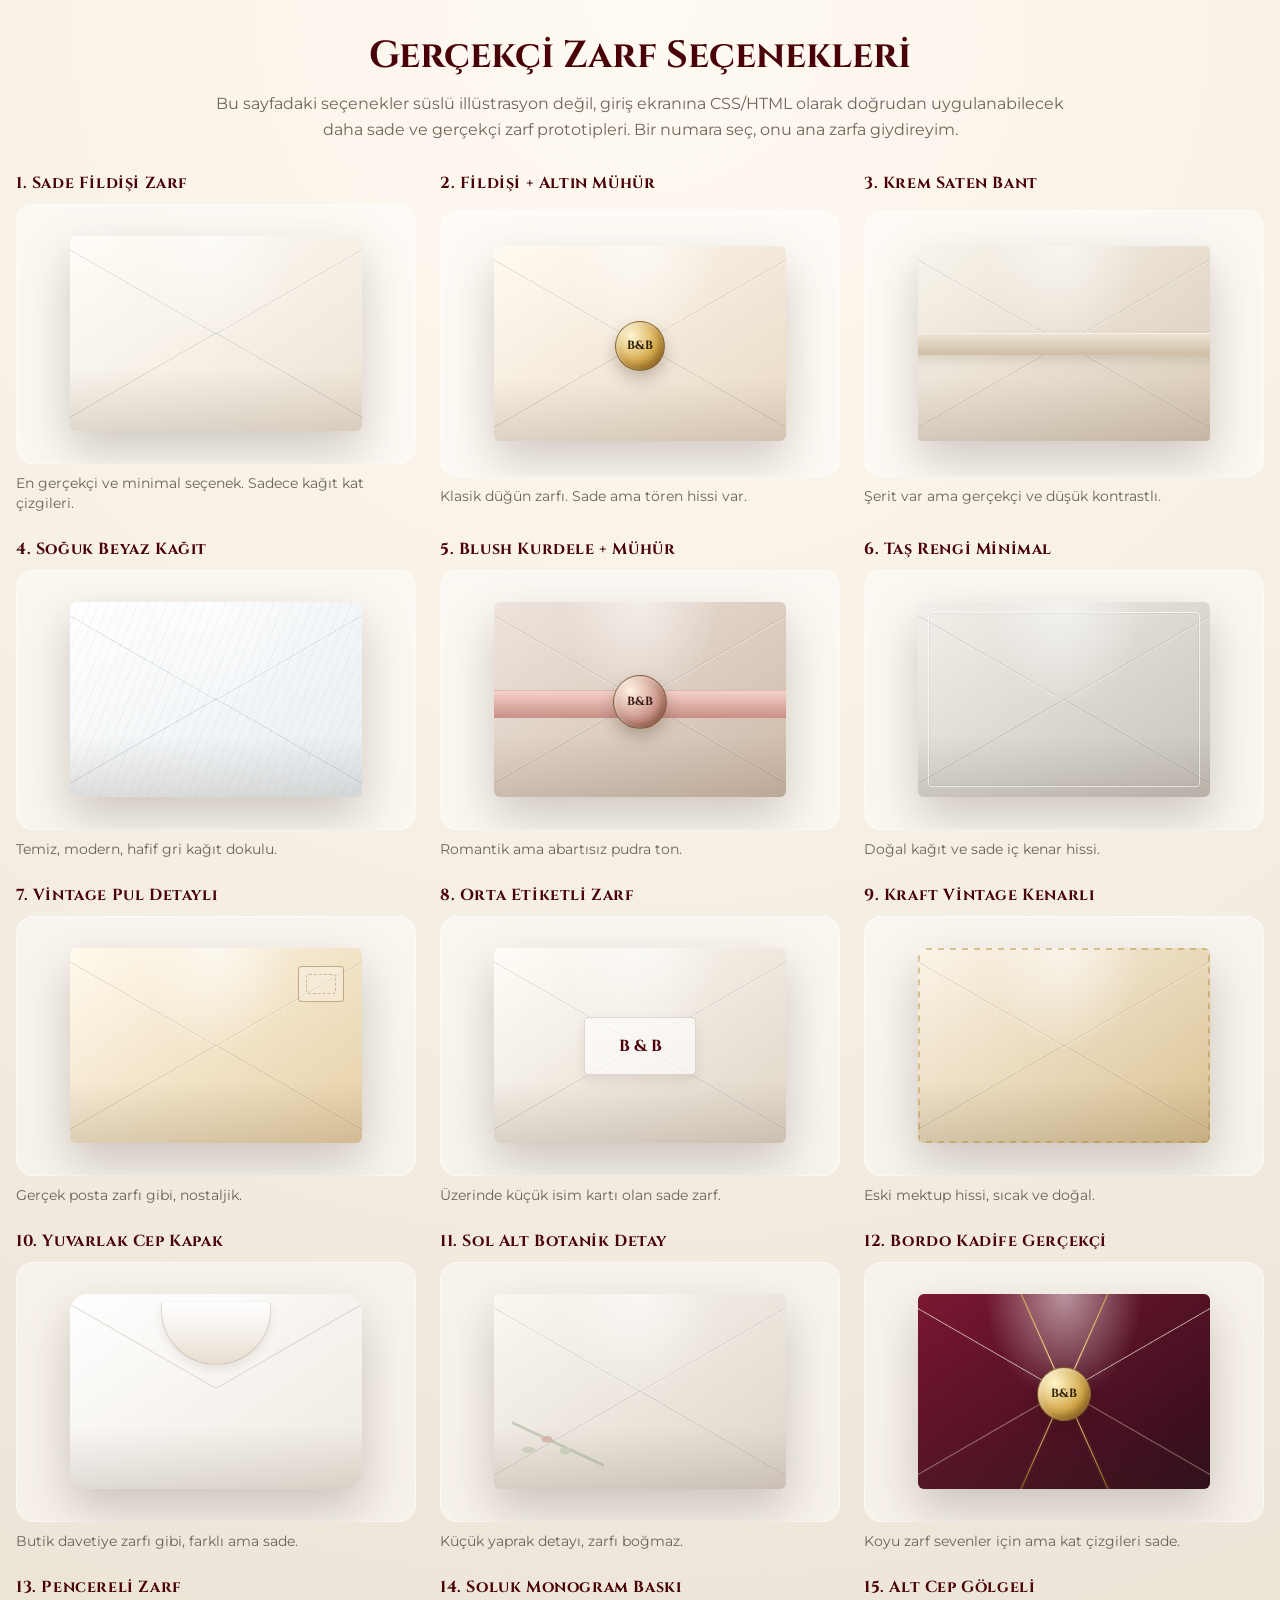
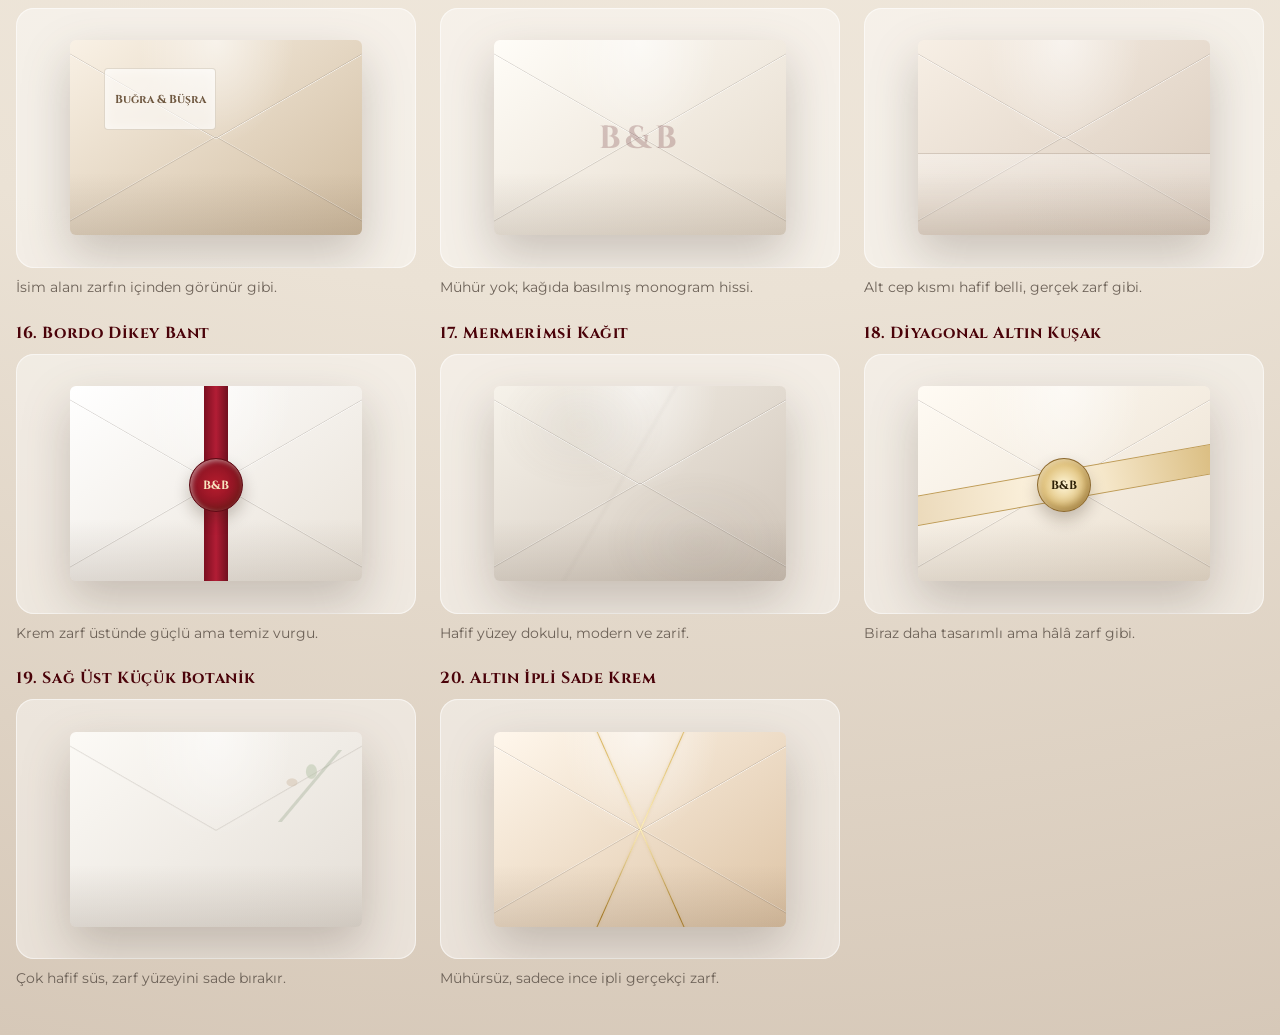
<file: realistic-envelope-options.html>
<!DOCTYPE html>
<html lang="tr">
<head>
    <meta charset="UTF-8">
    <meta name="viewport" content="width=device-width, initial-scale=1.0">
    <title>Gerçekçi Zarf Seçenekleri</title>
    <link href="https://fonts.googleapis.com/css2?family=Cinzel:wght@500;700&family=Montserrat:wght@400;500;600&display=swap" rel="stylesheet">
    <style>
        * { box-sizing: border-box; }
        body {
            margin: 0;
            min-height: 100vh;
            padding: 30px 16px 46px;
            font-family: Montserrat, sans-serif;
            color: #2f2924;
            background: radial-gradient(circle at 50% 0%, #fffaf2 0%, #ebe2d5 70%, #d6c8b8 100%);
        }
        h1 { margin: 0; text-align: center; font-family: Cinzel, serif; color: #4a0209; font-size: clamp(1.45rem, 4vw, 2.35rem); }
        .lead { max-width: 860px; margin: 10px auto 28px; text-align: center; color: #6f655b; line-height: 1.65; }
        .grid { max-width: 1320px; margin: 0 auto; display: grid; grid-template-columns: repeat(auto-fit, minmax(310px, 1fr)); gap: 24px; }
        .option { display: grid; gap: 10px; }
        .label { font-family: Cinzel, serif; font-weight: 700; color: #4a0209; letter-spacing: .6px; }
        .note { color: #6d6258; font-size: .86rem; line-height: 1.45; }
        .stage { min-height: 260px; display: grid; place-items: center; padding: 28px; border-radius: 18px; background: rgba(255,255,255,.42); box-shadow: inset 0 0 0 1px rgba(255,255,255,.55); overflow: hidden; }

        .env {
            --paper1: #fffdf8;
            --paper2: #ede3d5;
            --paper3: #d5c6b5;
            --line: rgba(105, 94, 84, .22);
            --hi: rgba(255,255,255,.72);
            --shadow: rgba(55, 43, 32, .18);
            position: relative;
            width: min(292px, 82vw);
            aspect-ratio: 3 / 2;
            border-radius: 6px;
            filter: drop-shadow(0 20px 24px rgba(67, 52, 39, .24));
            background: linear-gradient(145deg, var(--paper1), var(--paper2));
            overflow: hidden;
        }
        .env::before {
            content: "";
            position: absolute;
            inset: 0;
            background:
                linear-gradient(30deg, transparent 49.5%, var(--hi) 49.85%, var(--line) 50.25%, transparent 50.7%) left top / 50% 58% no-repeat,
                linear-gradient(-30deg, transparent 49.5%, var(--hi) 49.85%, var(--line) 50.25%, transparent 50.7%) right top / 50% 58% no-repeat,
                linear-gradient(150deg, transparent 49.4%, rgba(255,255,255,.42) 49.75%, var(--line) 50.2%, transparent 50.7%) left bottom / 50% 58% no-repeat,
                linear-gradient(-150deg, transparent 49.4%, rgba(255,255,255,.38) 49.75%, var(--line) 50.2%, transparent 50.7%) right bottom / 50% 58% no-repeat;
            z-index: 2;
            pointer-events: none;
        }
        .env::after {
            content: "";
            position: absolute;
            inset: 0;
            background:
                radial-gradient(ellipse at 50% 0%, rgba(255,255,255,.54), transparent 38%),
                linear-gradient(180deg, transparent 68%, rgba(70,52,36,.13));
            pointer-events: none;
            z-index: 3;
        }
        .seal, .band, .string, .stamp, .label-card, .ribbon, .clip, .floral, .window, .texture, .monogram, .edge { position: absolute; z-index: 4; pointer-events: none; }
        .seal {
            left: 50%; top: 51%; transform: translate(-50%, -50%);
            width: 54px; height: 54px; border-radius: 50%;
            display: grid; place-items: center;
            font: 700 .74rem/1 Cinzel, serif;
            text-align: center;
            color: #2e2108;
            background: radial-gradient(circle at 32% 28%, #fff6d2, #d8ad50 55%, #8b6118 100%);
            border: 1px solid rgba(97,62,15,.65);
            box-shadow: 0 8px 16px rgba(42,25,8,.24), inset 2px 2px 5px rgba(255,255,255,.45), inset -3px -4px 8px rgba(70,40,8,.34);
        }
        .string::before, .string::after { content:""; position:absolute; left:50%; top:-20%; bottom:-20%; width:1px; background: linear-gradient(transparent, #d8b45d 18%, #fff0b7 50%, #9f7420 82%, transparent); box-shadow: 0 0 3px rgba(200,158,70,.35); }
        .string::before { transform: rotate(24deg); }
        .string::after { transform: rotate(-24deg); }

        .o1 .env { --paper1:#fffdf8; --paper2:#ede3d5; --paper3:#d4c4b0; }
        .o1 .seal { display: none; }

        .o2 .env { --paper1:#fffaf1; --paper2:#e8d9c5; --line:rgba(113,91,66,.24); }
        .o2 .seal { width:50px; height:50px; }

        .o3 .env { --paper1:#f8f4ec; --paper2:#d8c9b5; border-radius: 4px; }
        .o3 .band { left:-4%; right:-4%; top:50%; height:22px; transform:translateY(-50%); background: linear-gradient(#efe5d6,#d0bda4); box-shadow: inset 0 1px rgba(255,255,255,.55), 0 5px 10px rgba(80,60,42,.13); }

        .o4 .env { --paper1:#ffffff; --paper2:#e8edf1; --line:rgba(92,105,115,.22); }
        .o4 .texture { inset:0; background: repeating-linear-gradient(112deg, rgba(120,135,145,.07) 0 1px, transparent 1px 9px); }

        .o5 .env { --paper1:#eee4dc; --paper2:#cdb9a9; --line:rgba(82,60,47,.2); }
        .o5 .ribbon { left:-5%; right:-5%; top:52%; height:28px; transform:translateY(-50%); background: linear-gradient(#f4d2ca,#c98f86); border-top:1px solid rgba(255,255,255,.34); }
        .o5 .seal { background: radial-gradient(circle at 32% 28%, #fff2df, #c98f86 62%, #8b514a); color:#3c1d19; }

        .o6 .env { --paper1:#f2f0ea; --paper2:#c7c2ba; --line:rgba(80,80,76,.22); }
        .o6 .edge { inset:10px; border:1px solid rgba(255,255,255,.62); border-radius:4px; box-shadow: inset 0 0 0 1px rgba(90,85,78,.08); }

        .o7 .env { --paper1:#fff9ed; --paper2:#e6cfa4; --line:rgba(129,92,34,.24); }
        .o7 .stamp { right:18px; top:18px; width:46px; height:36px; border:1px solid rgba(130,93,35,.45); border-radius:4px; background: rgba(255,255,255,.25); }
        .o7 .stamp::before { content:""; position:absolute; inset:7px; border:1px dashed rgba(130,93,35,.35); border-radius:3px; }

        .o8 .env { --paper1:#fffdf8; --paper2:#dfd4c6; }
        .o8 .label-card { left:50%; top:50%; transform:translate(-50%,-50%); width:112px; height:58px; border-radius:5px; background:rgba(255,255,255,.62); border:1px solid rgba(150,135,120,.28); box-shadow:0 6px 12px rgba(80,60,42,.1); }
        .o8 .label-card::before { content:"B & B"; position:absolute; inset:0; display:grid; place-items:center; font:700 1rem Cinzel,serif; color:#4a0209; }

        .o9 .env { --paper1:#fbf4e8; --paper2:#d9c090; --line:rgba(115,83,26,.23); }
        .o9 .edge { inset:0; background: linear-gradient(90deg,#b38938 50%,transparent 0) top/12px 2px repeat-x, linear-gradient(#b38938 50%,transparent 0) left/2px 12px repeat-y, linear-gradient(90deg,#b38938 50%,transparent 0) bottom/12px 2px repeat-x, linear-gradient(#b38938 50%,transparent 0) right/2px 12px repeat-y; opacity:.45; }

        .o10 .env { --paper1:#fff; --paper2:#eee8df; border-radius:18px; }
        .o10 .env::before { background: linear-gradient(30deg, transparent 49.5%, var(--line) 50.25%, transparent 50.7%) left top/50% 54% no-repeat, linear-gradient(-30deg, transparent 49.5%, var(--line) 50.25%, transparent 50.7%) right top/50% 54% no-repeat; }
        .o10 .clip { left:50%; top:9px; width:110px; height:62px; transform:translateX(-50%); border:1px solid rgba(150,135,120,.34); border-top:0; border-radius:0 0 60px 60px; background:linear-gradient(#fff,#e8ded0); box-shadow:0 5px 10px rgba(80,60,42,.1); }

        .o11 .env { --paper1:#faf7f1; --paper2:#ded5ca; }
        .o11 .floral { left:18px; bottom:16px; width:92px; height:58px; background: radial-gradient(ellipse at 18% 60%, #b8c3a7 0 6px, transparent 7px), radial-gradient(ellipse at 38% 42%, #c98f86 0 5px, transparent 6px), radial-gradient(ellipse at 58% 62%, #b8c3a7 0 5px, transparent 6px), linear-gradient(25deg, transparent 48%, rgba(127,148,117,.65) 49% 51%, transparent 52%); opacity:.55; }

        .o12 .env { --paper1:#7a1731; --paper2:#2f0d1a; --line:rgba(255,220,160,.18); border-color: rgba(223,183,108,.35); }
        .o12 .string { inset:-10px; }
        .o12 .seal { background: radial-gradient(circle at 32% 28%, #fff6cb, #d4a84a 58%, #7b5214); }

        .o13 .env { --paper1:#f9f1e5; --paper2:#d0bca0; }
        .o13 .window { left:34px; top:28px; width:112px; height:62px; background:rgba(255,255,255,.55); border:1px solid rgba(150,130,100,.26); border-radius:4px; box-shadow:inset 0 0 12px rgba(255,255,255,.5); }
        .o13 .window::before { content:"Buğra & Büşra"; position:absolute; inset:0; display:grid; place-items:center; font:700 .72rem Cinzel,serif; color:#6f5840; }

        .o14 .env { --paper1:#fffdf8; --paper2:#e4d9ca; }
        .o14 .monogram { left:50%; top:50%; transform:translate(-50%,-50%); font:700 2rem Cinzel,serif; color:rgba(74,2,9,.2); letter-spacing:4px; }
        .o14 .monogram::before { content:"B&B"; }

        .o15 .env { --paper1:#f7efe5; --paper2:#d9cabb; }
        .o15 .band { left:0; right:0; bottom:0; height:42%; background:linear-gradient(180deg, rgba(255,255,255,.34), rgba(200,185,170,.18)); border-top:1px solid rgba(120,105,90,.18); }

        .o16 .env { --paper1:#fff; --paper2:#e9e2d8; }
        .o16 .ribbon { left:50%; top:-5%; bottom:-5%; width:24px; transform:translateX(-50%); background:linear-gradient(90deg,#7b0f20,#b21d35,#70101f); }
        .o16 .seal { background: radial-gradient(circle,#b61c2d,#74101e); color:#f8e5c0; border-color:#5d0b15; }

        .o17 .env { --paper1:#f6f2ea; --paper2:#cfc4b8; }
        .o17 .texture { inset:0; opacity:.45; background: radial-gradient(ellipse at 30% 20%,rgba(130,120,110,.15),transparent 30%), radial-gradient(ellipse at 70% 80%,rgba(120,110,100,.13),transparent 34%), linear-gradient(120deg,transparent 0 44%,rgba(160,150,140,.12) 45%,transparent 46% 100%); }

        .o18 .env { --paper1:#fffbf4; --paper2:#eadfcf; }
        .o18 .band { left:-5%; right:-5%; top:51%; height:30px; transform:translateY(-50%) rotate(-10deg); background:linear-gradient(90deg,#ead8b8,#fff6e4,#d9bb7d); border-top:1px solid #c09d57; border-bottom:1px solid #c09d57; }
        .o18 .seal { background: radial-gradient(circle,#fff6d8,#c99b38); }

        .o19 .env { --paper1:#fcfaf6; --paper2:#e4ded6; }
        .o19 .env::before { background: linear-gradient(30deg, transparent 49.5%, rgba(110,100,90,.16) 50.25%, transparent 50.7%) left top/50% 58% no-repeat, linear-gradient(-30deg, transparent 49.5%, rgba(110,100,90,.16) 50.25%, transparent 50.7%) right top/50% 58% no-repeat; }
        .o19 .floral { right:16px; top:18px; width:72px; height:72px; background: radial-gradient(ellipse at 25% 45%,#d4c2ae 0 5px,transparent 6px), radial-gradient(ellipse at 52% 30%,#b7c5aa 0 5px,transparent 6px), linear-gradient(130deg,transparent 48%,rgba(127,148,117,.55) 49% 51%,transparent 52%); opacity:.5; }

        .o20 .env { --paper1:#fff7ec; --paper2:#ddc3a4; }
        .o20 .seal { display:none; }
        .o20 .string { inset:-10px; }
    </style>
</head>
<body>
    <h1>Gerçekçi Zarf Seçenekleri</h1>
    <p class="lead">Bu sayfadaki seçenekler süslü illüstrasyon değil, giriş ekranına CSS/HTML olarak doğrudan uygulanabilecek daha sade ve gerçekçi zarf prototipleri. Bir numara seç, onu ana zarfa giydireyim.</p>
    <div class="grid">
        <div class="option o1"><div class="label">1. Sade Fildişi Zarf</div><div class="stage"><div class="env"></div></div><div class="note">En gerçekçi ve minimal seçenek. Sadece kağıt kat çizgileri.</div></div>
        <div class="option o2"><div class="label">2. Fildişi + Altın Mühür</div><div class="stage"><div class="env"><span class="seal">B&B</span></div></div><div class="note">Klasik düğün zarfı. Sade ama tören hissi var.</div></div>
        <div class="option o3"><div class="label">3. Krem Saten Bant</div><div class="stage"><div class="env"><span class="band"></span></div></div><div class="note">Şerit var ama gerçekçi ve düşük kontrastlı.</div></div>
        <div class="option o4"><div class="label">4. Soğuk Beyaz Kağıt</div><div class="stage"><div class="env"><span class="texture"></span></div></div><div class="note">Temiz, modern, hafif gri kağıt dokulu.</div></div>
        <div class="option o5"><div class="label">5. Blush Kurdele + Mühür</div><div class="stage"><div class="env"><span class="ribbon"></span><span class="seal">B&B</span></div></div><div class="note">Romantik ama abartısız pudra ton.</div></div>
        <div class="option o6"><div class="label">6. Taş Rengi Minimal</div><div class="stage"><div class="env"><span class="edge"></span></div></div><div class="note">Doğal kağıt ve sade iç kenar hissi.</div></div>
        <div class="option o7"><div class="label">7. Vintage Pul Detaylı</div><div class="stage"><div class="env"><span class="stamp"></span></div></div><div class="note">Gerçek posta zarfı gibi, nostaljik.</div></div>
        <div class="option o8"><div class="label">8. Orta Etiketli Zarf</div><div class="stage"><div class="env"><span class="label-card"></span></div></div><div class="note">Üzerinde küçük isim kartı olan sade zarf.</div></div>
        <div class="option o9"><div class="label">9. Kraft Vintage Kenarlı</div><div class="stage"><div class="env"><span class="edge"></span></div></div><div class="note">Eski mektup hissi, sıcak ve doğal.</div></div>
        <div class="option o10"><div class="label">10. Yuvarlak Cep Kapak</div><div class="stage"><div class="env"><span class="clip"></span></div></div><div class="note">Butik davetiye zarfı gibi, farklı ama sade.</div></div>
        <div class="option o11"><div class="label">11. Sol Alt Botanik Detay</div><div class="stage"><div class="env"><span class="floral"></span></div></div><div class="note">Küçük yaprak detayı, zarfı boğmaz.</div></div>
        <div class="option o12"><div class="label">12. Bordo Kadife Gerçekçi</div><div class="stage"><div class="env"><span class="string"></span><span class="seal">B&B</span></div></div><div class="note">Koyu zarf sevenler için ama kat çizgileri sade.</div></div>
        <div class="option o13"><div class="label">13. Pencereli Zarf</div><div class="stage"><div class="env"><span class="window"></span></div></div><div class="note">İsim alanı zarfın içinden görünür gibi.</div></div>
        <div class="option o14"><div class="label">14. Soluk Monogram Baskı</div><div class="stage"><div class="env"><span class="monogram"></span></div></div><div class="note">Mühür yok; kağıda basılmış monogram hissi.</div></div>
        <div class="option o15"><div class="label">15. Alt Cep Gölgeli</div><div class="stage"><div class="env"><span class="band"></span></div></div><div class="note">Alt cep kısmı hafif belli, gerçek zarf gibi.</div></div>
        <div class="option o16"><div class="label">16. Bordo Dikey Bant</div><div class="stage"><div class="env"><span class="ribbon"></span><span class="seal">B&B</span></div></div><div class="note">Krem zarf üstünde güçlü ama temiz vurgu.</div></div>
        <div class="option o17"><div class="label">17. Mermerimsi Kağıt</div><div class="stage"><div class="env"><span class="texture"></span></div></div><div class="note">Hafif yüzey dokulu, modern ve zarif.</div></div>
        <div class="option o18"><div class="label">18. Diyagonal Altın Kuşak</div><div class="stage"><div class="env"><span class="band"></span><span class="seal">B&B</span></div></div><div class="note">Biraz daha tasarımlı ama hâlâ zarf gibi.</div></div>
        <div class="option o19"><div class="label">19. Sağ Üst Küçük Botanik</div><div class="stage"><div class="env"><span class="floral"></span></div></div><div class="note">Çok hafif süs, zarf yüzeyini sade bırakır.</div></div>
        <div class="option o20"><div class="label">20. Altın İpli Sade Krem</div><div class="stage"><div class="env"><span class="string"></span></div></div><div class="note">Mühürsüz, sadece ince ipli gerçekçi zarf.</div></div>
    </div>
</body>
</html>
</file>
<file: style.css>
* {
    margin: 0;
    padding: 0;
    box-sizing: border-box;
}

:root {
    --ink: #1a252f;
    --wine: #4a0209;
    --gold: #b38938;
    --gold-light: #dfb76c;
    --paper: #fffaf1;
    --ivory: #f7f2e8;
    --taupe: #8a7355;
}

html,
body {
    min-height: 100%;
}

body {
    background: linear-gradient(135deg, #fff7ec 0%, #f4dfcf 100%);
    font-family: 'Montserrat', sans-serif;
    color: var(--ink);
    overflow: hidden;
}

button,
a,
input {
    font: inherit;
}

.particles {
    position: fixed;
    inset: 0;
    pointer-events: none;
    z-index: 4;
}

.particle {
    position: absolute;
    background: radial-gradient(circle, rgba(197, 155, 54, 0.45) 0%, rgba(197, 155, 54, 0) 70%);
    border-radius: 50%;
    animation: floatUp linear infinite;
}

@keyframes floatUp {
    0% { transform: translateY(105vh) scale(0); opacity: 0; }
    50% { opacity: 0.55; }
    100% { transform: translateY(-5vh) scale(1); opacity: 0; }
}

.page-shell {
    min-height: 200vh;
    transition: transform 900ms cubic-bezier(0.76, 0, 0.24, 1);
    will-change: transform;
}

body.invitation-open .page-shell {
    transform: translateY(-100vh);
}

.screen {
    position: relative;
    min-height: 100vh;
    width: 100%;
    display: grid;
    place-items: center;
    overflow: hidden;
    padding: 24px;
}

.intro-screen {
    background:
        radial-gradient(circle at 18% 18%, rgba(201, 143, 134, 0.2), transparent 27%),
        radial-gradient(circle at 84% 22%, rgba(127, 148, 117, 0.18), transparent 30%),
        linear-gradient(135deg, #fff9f0 0%, #f7e4d4 54%, #efe7d5 100%);
}

.intro-screen::before {
    content: "";
    position: absolute;
    width: min(76vw, 620px);
    aspect-ratio: 1;
    border: 1px solid rgba(197, 155, 54, 0.24);
    border-radius: 50%;
    transform: translateY(-24px);
}

.intro-screen::after {
    content: "";
    position: absolute;
    inset: auto 0 0;
    height: 34vh;
    background: linear-gradient(0deg, rgba(255, 255, 255, 0.34), transparent);
    pointer-events: none;
}

.envelope-wrapper {
    position: relative;
    width: min(520px, calc(100vw - 44px));
    aspect-ratio: 3 / 2;
    border: 0;
    background: transparent;
    cursor: pointer;
    filter: drop-shadow(0 30px 38px rgba(92, 70, 43, 0.3));
    transition: transform 260ms ease, filter 260ms ease;
    z-index: 2;
}

.envelope-wrapper:hover {
    transform: translateY(-6px) rotate(-0.3deg);
    filter: drop-shadow(0 38px 48px rgba(92, 70, 43, 0.36));
}

.envelope-wrapper:focus-visible {
    outline: 3px solid rgba(197, 155, 54, 0.58);
    outline-offset: 10px;
}

.envelope {
    position: absolute;
    inset: 0;
    display: block;
    overflow: hidden;
    background:
        radial-gradient(circle at 24% 14%, rgba(255, 255, 255, 0.92), transparent 24%),
        linear-gradient(145deg, #fff9ee 0%, #ead8bd 58%, #d2b486 100%);
    border: 1px solid rgba(178, 141, 76, 0.44);
    border-radius: 8px;
    box-shadow:
        inset 0 0 0 1px rgba(255, 255, 255, 0.72),
        inset 0 -28px 42px rgba(125, 84, 38, 0.13);
}

.envelope::before {
    content: "";
    position: absolute;
    inset: 0;
    background:
        repeating-linear-gradient(112deg, rgba(255, 255, 255, 0.28) 0 1px, transparent 1px 9px),
        repeating-linear-gradient(24deg, rgba(129, 95, 51, 0.045) 0 1px, transparent 1px 11px);
    opacity: 0.7;
    z-index: 8;
    pointer-events: none;
}

.envelope::after {
    content: "";
    position: absolute;
    inset: 12px;
    border: 1px solid rgba(255, 255, 255, 0.42);
    border-radius: 5px;
    z-index: 9;
    pointer-events: none;
}

.back-paper,
.top-flap,
.side-flaps,
.front-flap,
.gold-string,
.bow-ribbon,
.gold-seal {
    position: absolute;
    display: block;
}

.back-paper {
    inset: 0;
    background: linear-gradient(180deg, #fff6e6 0%, #dbc19a 100%);
    z-index: 1;
}

.side-flaps,
.front-flap {
    inset: 0;
    background: none;
    z-index: 2;
}

.top-flap {
    inset: 0;
    background:
        linear-gradient(180deg, rgba(255, 255, 255, 0.28), transparent 42%, rgba(120, 82, 37, 0.05) 100%);
    z-index: 4;
    filter: none;
}

.front-flap::before,
.front-flap::after,
.top-flap::before,
.top-flap::after {
    content: "";
    position: absolute;
    inset: 0;
    pointer-events: none;
}

.front-flap::before {
    background: linear-gradient(180deg, transparent 0%, rgba(103, 73, 36, 0.08) 78%, rgba(78, 50, 24, 0.2) 100%);
}

.front-flap::after {
    background: none;
}

.top-flap::before,
.top-flap::after {
    top: 0;
    width: 63.2%;
    height: 2px;
    background: linear-gradient(90deg, rgba(255, 255, 255, 0.68), rgba(118, 82, 35, 0.48), rgba(255, 246, 220, 0.28));
    box-shadow: 0 1px 2px rgba(90, 58, 24, 0.2), 0 -1px 0 rgba(255, 255, 255, 0.4);
    z-index: 5;
}

.top-flap::before {
    left: 0;
    transform: rotate(37.8deg);
    transform-origin: 0 50%;
}

.top-flap::after {
    right: 0;
    left: auto;
    transform: rotate(-37.8deg);
    transform-origin: 100% 50%;
}

.gold-string {
    display: none;
}

.bow-ribbon {
    top: 51%;
    left: 50%;
    width: 116%;
    height: 32px;
    transform: translate(-50%, -50%) rotate(-10deg);
    background:
        linear-gradient(90deg, rgba(255, 246, 220, 0.28), transparent 20%, transparent 80%, rgba(255, 246, 220, 0.22)),
        linear-gradient(90deg, #d9bb7d 0%, #fff6e4 45%, #c09442 100%);
    border-top: 1px solid rgba(255, 255, 255, 0.55);
    border-bottom: 1px solid rgba(147, 103, 36, 0.4);
    box-shadow: 0 8px 14px rgba(99, 68, 31, 0.18), inset 0 1px 0 rgba(255, 255, 255, 0.62);
    z-index: 7;
    pointer-events: none;
}

.bow-ribbon::before,
.bow-ribbon::after {
    content: none;
}

.gold-seal {
    top: 53%;
    left: 50%;
    width: 74px;
    height: 74px;
    transform: translate(-50%, -50%);
    background:
        radial-gradient(circle at 32% 28%, #fff6cb 0%, #e0b55a 34%, #b4852d 66%, #6c4210 100%);
    border: 2px solid #744912;
    border-radius: 50%;
    z-index: 10;
    display: grid;
    place-items: center;
    box-shadow:
        0 15px 28px rgba(72, 43, 12, 0.34),
        inset 3px 4px 7px rgba(255, 255, 255, 0.45),
        inset -5px -6px 10px rgba(55, 28, 6, 0.55);
}

.gold-seal::before {
    content: "";
    position: absolute;
    inset: 9px;
    border: 1px dashed rgba(255, 246, 214, 0.52);
    border-radius: 50%;
}

.gold-seal span {
    position: relative;
    font-family: 'Cinzel', serif;
    font-size: 0.9rem;
    line-height: 1;
    font-weight: 700;
    color: #241605;
    letter-spacing: 0.7px;
    text-align: center;
    transform: translateY(1px);
    text-shadow: 0 1px 0 rgba(255, 237, 185, 0.42);
}

.hint-text {
    position: absolute;
    top: calc(50% + min(210px, 39vw));
    color: #8b6a30;
    font-size: clamp(0.98rem, 2.2vw, 1.18rem);
    font-weight: 700;
    letter-spacing: 2.4px;
    text-transform: uppercase;
    animation: pulse 2s infinite;
    z-index: 2;
}

@keyframes pulse {
    0%, 100% { opacity: 0.52; }
    50% { opacity: 1; }
}
.invitation-screen {
    padding: 0;
    background: radial-gradient(circle at 50% 30%, #ffffff 0%, #fbf9f4 45%, #ede9de 80%, #dcd5c5 100%);
}

.invitation-scroll {
    position: relative;
    width: 100%;
    height: 100vh;
    overflow-y: auto;
    overflow-x: hidden;
    scroll-snap-type: y mandatory;
    -webkit-overflow-scrolling: touch;
    scrollbar-width: none;
    opacity: 0;
    transition: opacity 700ms ease 280ms;
}

body.invitation-open .invitation-scroll { opacity: 1; }
.invitation-scroll::-webkit-scrollbar { display: none; }

.page-section {
    position: relative;
    width: 100%;
    min-height: 100vh;
    min-height: 100svh;
    scroll-snap-align: start;
    z-index: 2;
    display: grid;
    place-items: center;
    padding: clamp(24px, 5vw, 56px) 18px;
    overflow: hidden;
}
.card-wrapper { position: relative; width: min(100%, 470px); max-height: calc(100svh - 36px); display: flex; align-items: center; justify-content: center; margin-inline: auto; }

.premium-card {
    position: relative;
    width: 100%;
    max-height: calc(100svh - 36px);
    overflow: auto;
    padding: clamp(38px, 6vw, 58px) clamp(24px, 5vw, 42px);
    text-align: center;
    background: linear-gradient(180deg, rgba(255,255,255,0.86), rgba(255,250,243,0.96)), radial-gradient(circle at 50% 0%, rgba(225,191,128,0.14), transparent 34%);
    border: 1px solid rgba(163,139,96,0.34);
    border-radius: 18px 18px 42px 18px;
    box-shadow: 0 24px 60px rgba(84,69,52,0.14), inset 0 0 0 1px rgba(255,255,255,0.74), inset 0 0 38px rgba(212,175,55,0.07);
    scrollbar-width: none;
}
.premium-card::-webkit-scrollbar { display: none; }
.premium-card::before { content: ""; position: absolute; inset: 12px; border-radius: 13px 13px 34px 13px; pointer-events: none; }
.premium-card::after { content: ""; position: absolute; inset: 0; pointer-events: none; }
.inner-frame { position: absolute; inset: 0; pointer-events: none; }

.card-corner { position: absolute; width: 88px; height: 88px; z-index: 3; pointer-events: none; opacity: 0.78; }
.card-corner::before { content: ""; position: absolute; inset: 0; border-top: 7px double rgba(179,137,56,0.72); border-left: 7px double rgba(179,137,56,0.72); border-top-left-radius: 22px; }
.card-corner::after { content: ""; position: absolute; width: 34px; height: 34px; left: 21px; top: 21px; border-top: 1px solid rgba(74,2,9,0.34); border-left: 1px solid rgba(74,2,9,0.34); border-top-left-radius: 14px; }
.tl { top: 18px; left: 18px; }
.tr { top: 18px; right: 18px; transform: scaleX(-1); }
.bl { bottom: 18px; left: 18px; transform: scaleY(-1); }
.br { bottom: 18px; right: 18px; transform: scale(-1); }

.royal-crest { position: relative; z-index: 1; color: #a67c2a; font-size: 24px; margin-bottom: 8px; }
.premium-title { position: relative; z-index: 1; font-family: 'Cinzel', serif; font-size: clamp(0.66rem, 1.8vw, 0.78rem); font-weight: 700; letter-spacing: clamp(2.6px, 0.9vw, 5px); color: var(--taupe); text-transform: uppercase; margin-bottom: 12px; }
.couple-names { position: relative; z-index: 1; font-family: 'Cinzel', serif; font-size: clamp(1.9rem, 7.2vw, 2.55rem); line-height: 1.08; color: var(--wine); font-weight: 700; letter-spacing: 1px; overflow-wrap: anywhere; }
.ampersand { display: block; margin: 7px 0; color: var(--gold); font-size: 1.34rem; }
.ornate-divider { position: relative; z-index: 1; display: flex; align-items: center; justify-content: center; gap: 10px; color: var(--gold-light); margin: 15px 0; }
.ornate-divider::before, .ornate-divider::after { content: ""; width: min(96px, 22vw); height: 1px; background: linear-gradient(90deg, transparent, rgba(179,137,56,0.5), transparent); }
.details, .address-text { position: relative; z-index: 1; color: #2f2a25; font-size: clamp(0.88rem, 2.5vw, 0.96rem); line-height: 1.78; margin: 15px 0; }
.date-box { position: relative; z-index: 1; font-family: 'Cinzel', serif; font-size: clamp(0.82rem, 2.6vw, 1rem); letter-spacing: clamp(1px, 0.45vw, 2px); color: var(--wine); font-weight: 700; margin-bottom: 10px; }
.countdown-container { position: relative; z-index: 1; display: grid; grid-template-columns: repeat(3, 1fr); gap: 6px; margin: 20px 0; padding: 12px; border: 1px solid rgba(179,137,56,0.34); border-radius: 12px; background: rgba(253,251,245,0.76); }
.countdown-box { min-width: 0; display: grid; gap: 4px; padding: 4px; }
.countdown-number { font-family: 'Cinzel', serif; color: var(--wine); font-size: clamp(1.05rem, 4vw, 1.25rem); font-weight: 700; }
.countdown-label { color: #555; font-size: 0.56rem; font-weight: 600; letter-spacing: 1px; text-transform: uppercase; }
.map-wrapper { position: relative; z-index: 1; width: 100%; height: clamp(145px, 28svh, 190px); border: 1px solid rgba(166,124,42,0.65); border-radius: 12px; padding: 5px; margin: 15px 0; background: #fff; box-shadow: 0 10px 22px rgba(78,60,38,0.08); }
.map-wrapper iframe { width: 100%; height: 100%; border: 0; border-radius: 8px; }
.split-action-section { position: relative; z-index: 1; margin-top: 18px; padding: 16px 14px 4px; border-top: 1px solid rgba(179,137,56,0.24); display: flex; align-items: center; justify-content: space-between; gap: 12px; }
.split-action-info { text-align: left; flex: 1; min-width: 0; }
.action-title { display: block; font-family: 'Cinzel', serif; color: var(--wine); font-size: 0.72rem; font-weight: 700; letter-spacing: 1px; }
.action-desc { color: #555; font-size: 0.72rem; line-height: 1.45; margin-top: 4px; }
.premium-btn, .btn-submit { position: relative; z-index: 1; display: inline-flex; align-items: center; justify-content: center; min-height: 38px; padding: 9px 13px; background: #fff8eb; color: var(--wine); border: 1px solid rgba(179,137,56,0.7); border-radius: 999px; text-decoration: none; text-transform: uppercase; font-size: 0.62rem; font-weight: 700; letter-spacing: 1px; cursor: pointer; box-shadow: 0 8px 18px rgba(98,72,36,0.1); white-space: nowrap; }
.gallery-container { position: relative; z-index: 1; width: 100%; overflow-x: auto; white-space: nowrap; padding: 5px 0 10px; margin-top: 5px; -webkit-overflow-scrolling: touch; scrollbar-width: thin; }
.photo-frame { display: inline-block; position: relative; width: min(85%, 295px); height: clamp(145px, 28svh, 190px); margin-right: 15px; padding: 7px; background: #fff; border: 1px solid rgba(166,124,42,0.6); border-radius: 14px; box-shadow: 0 10px 25px rgba(0,0,0,0.08); }
.photo-frame::before { content: ""; position: absolute; inset: 10px; border: 1px solid rgba(223,183,108,0.45); border-radius: 10px; pointer-events: none; }
.photo-frame img { width: 100%; height: 100%; object-fit: cover; border-radius: 9px; }
.scroll-hint-down, .return-btn-card { position: relative; z-index: 1; margin-top: 15px; border: 0; background: transparent; color: var(--taupe); font-size: clamp(0.55rem, 1.8vw, 0.62rem); font-weight: 700; letter-spacing: clamp(1.3px, 0.7vw, 2.5px); text-transform: uppercase; cursor: pointer; animation: bounce 2s infinite; }
@keyframes bounce { 0%,20%,50%,80%,100% { transform: translateY(0); } 40% { transform: translateY(-5px); } 60% { transform: translateY(-3px); } }

@media (max-width: 760px) {
    .page-section {
        padding: 18px 16px;
        align-items: center;
        justify-items: center;
        overflow: hidden;
    }

    .card-wrapper {
        width: min(100%, 430px);
        max-height: calc(100svh - 24px);
        margin-inline: auto;
    }

    .premium-card {
        max-height: calc(100svh - 24px);
        padding: 38px 24px;
        border-radius: 16px 16px 34px 16px;
        overflow-x: hidden;
    }

    .card-corner {
        width: 58px;
        height: 58px;
    }

    .card-corner::before {
        border-top-width: 5px;
        border-left-width: 5px;
        border-top-left-radius: 16px;
    }

    .card-corner::after {
        width: 22px;
        height: 22px;
        left: 15px;
        top: 15px;
        border-top-left-radius: 10px;
    }

    .tl { top: 14px; left: 14px; }
    .tr { top: 14px; right: 14px; }
    .bl { bottom: 14px; left: 14px; }
    .br { bottom: 14px; right: 14px; }

    .split-action-section {
        flex-direction: column;
        text-align: center;
        padding: 16px 12px 4px;
    }

    .split-action-info { text-align: center; }
    .premium-btn { width: 100%; }
}

@media (max-width: 560px) {
    .screen { padding: 16px; }

    .hint-text {
        top: calc(50% + 41vw);
        max-width: 310px;
        text-align: center;
        line-height: 1.6;
        font-size: 0.94rem;
        letter-spacing: 1.6px;
    }

    .bow-ribbon { height: 23px; }
    .gold-seal { width: 62px; height: 62px; }
    .gold-seal::before { inset: 8px; }
    .gold-seal span { font-size: 0.76rem; }

    .page-section {
        padding: 16px 18px;
        overflow: hidden;
    }

    .card-wrapper {
        width: min(100%, 390px);
        max-height: calc(100svh - 24px);
        margin-inline: auto;
    }

    .premium-card {
        padding: 34px 22px;
        max-height: calc(100svh - 24px);
        overflow-x: hidden;
    }

    .premium-title {
        max-width: 100%;
        overflow-wrap: anywhere;
    }

    .countdown-container { padding: 10px 6px; }
    .map-wrapper, .photo-frame { height: min(155px, 24svh); }
    .photo-frame { width: 88%; }
}
</file>
